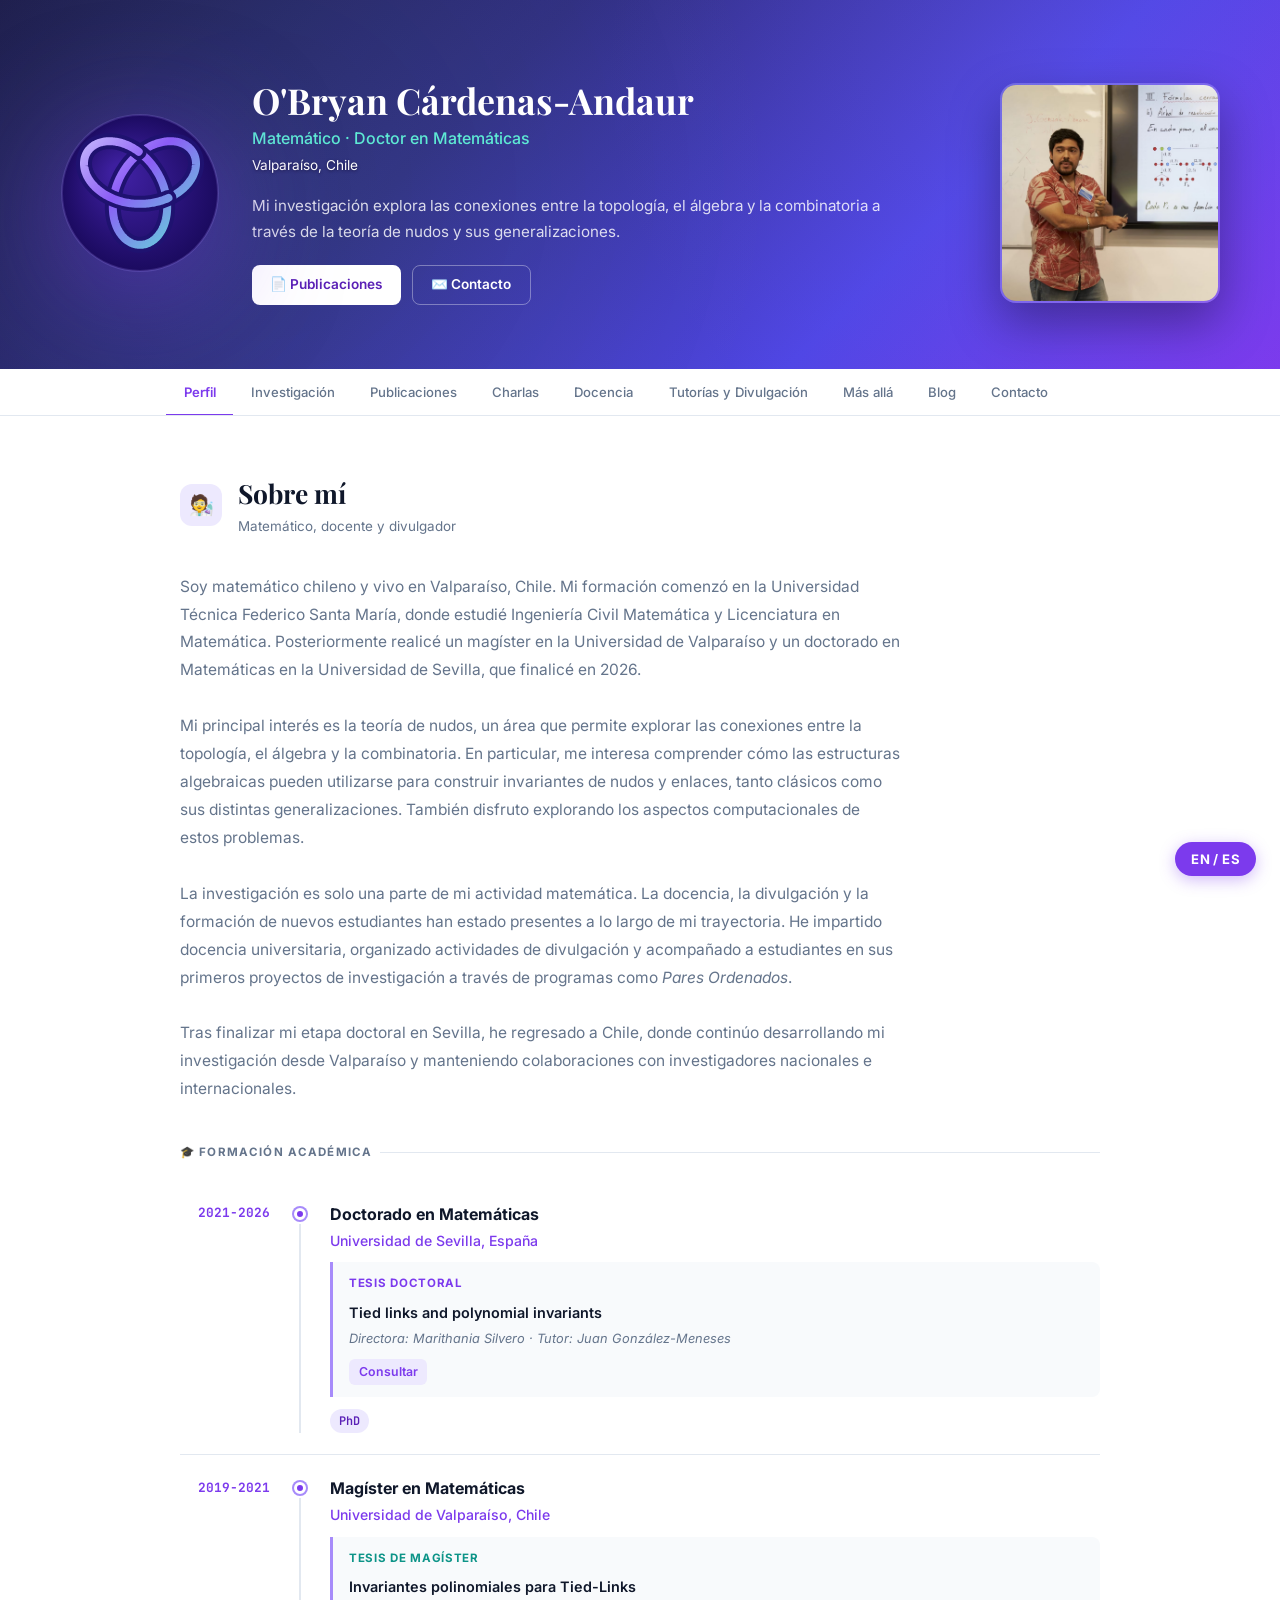
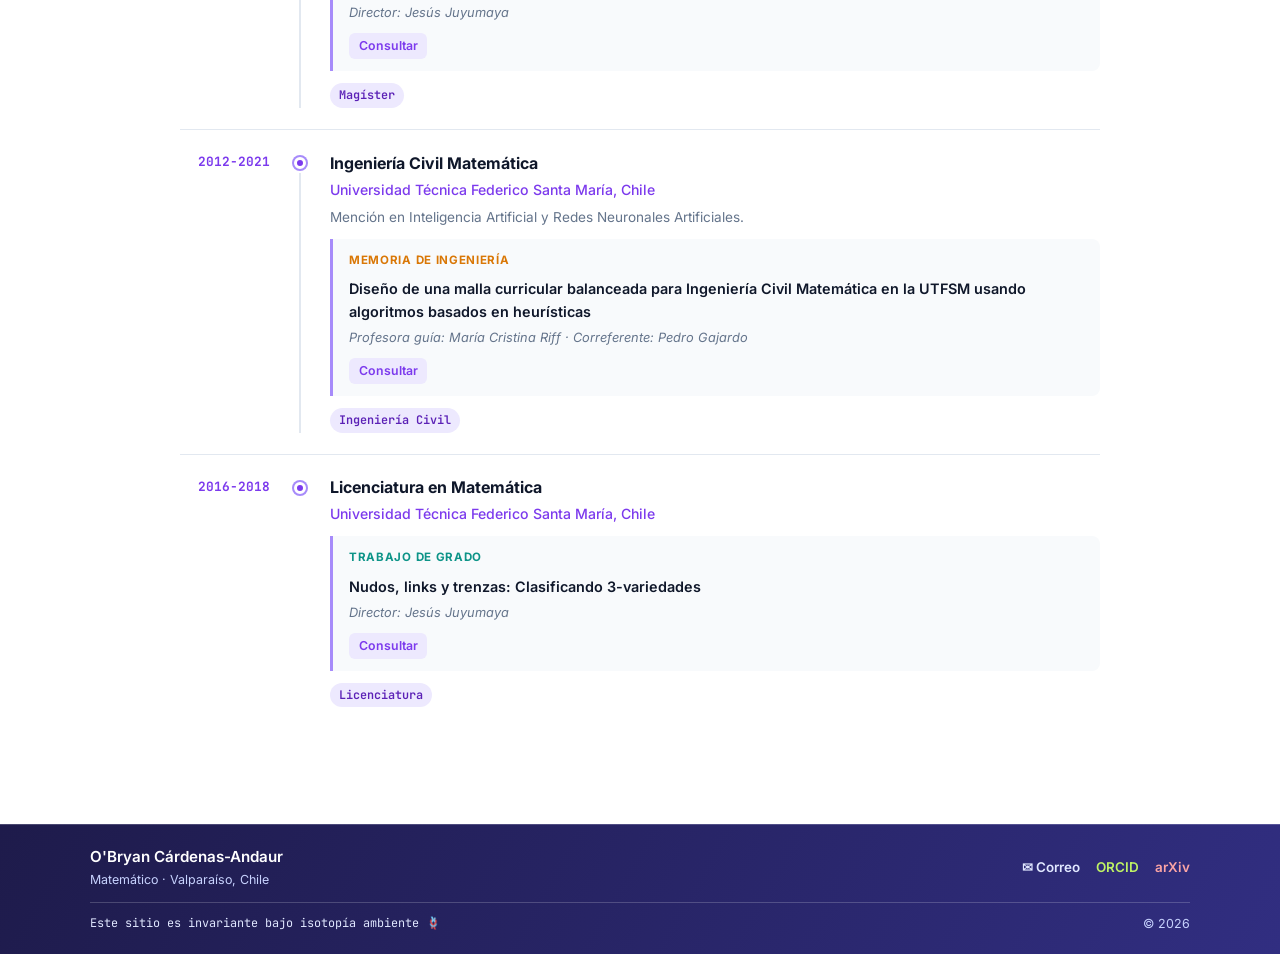
<file: index.html>
<!DOCTYPE html>
<html lang="es">
<head>
  <meta charset="UTF-8" />
  <meta name="viewport" content="width=device-width, initial-scale=1.0" />
  <title>O'Bryan Cárdenas-Andaur — Matemático | Teoría de nudos</title>
  <meta name="description" content="O'Bryan Cárdenas-Andaur — Doctor en Matemáticas por la Universidad de Sevilla. Investigación en teoría de nudos, invariantes polinomiales y topología de baja dimensión; docencia y divulgación en Chile." />
    <meta name="author" content="O'Bryan Cárdenas-Andaur" />
  <meta name="robots" content="index, follow" />
  <link rel="canonical" href="https://ocardenasandaur.github.io/" />
  <meta property="og:title" content="O'Bryan Cárdenas-Andaur — Matemático | Teoría de nudos" />
  <meta property="og:description" content="Doctor en Matemáticas (Sevilla, 2026). Investigación en teoría de nudos, tied links e invariantes polinomiales." />
  <meta property="og:url" content="https://ocardenasandaur.github.io/" />
  <meta property="og:type" content="website" />
  <meta property="og:image" content="https://ocardenasandaur.github.io/profile.jpg" />
  <meta name="twitter:image" content="https://ocardenasandaur.github.io/profile.jpg" />
  <meta property="og:locale" content="es_CL" />
  <meta name="twitter:card" content="summary" />
  <meta name="twitter:title" content="O'Bryan Cárdenas-Andaur — Matemático | Teoría de nudos" />
  <meta name="twitter:description" content="Doctor en Matemáticas (Sevilla, 2026). Investigación en teoría de nudos, tied links e invariantes polinomiales." />
  <script type="application/ld+json">{"@context": "https://schema.org", "@type": "ProfilePage", "url": "https://ocardenasandaur.github.io/", "mainEntity": {"@type": "Person", "@id": "https://ocardenasandaur.github.io/#person", "name": "O'Bryan Cárdenas-Andaur", "alternateName": ["O’Bryan Cárdenas Andaur", "Obryan Cardenas Andaur"], "url": "https://ocardenasandaur.github.io/", "image": "https://ocardenasandaur.github.io/profile.jpg", "jobTitle": "Matemático", "alumniOf": [{"@type": "CollegeOrUniversity", "name": "Universidad de Sevilla"}, {"@type": "CollegeOrUniversity", "name": "Universidad de Valparaíso"}, {"@type": "CollegeOrUniversity", "name": "Universidad Técnica Federico Santa María"}], "knowsAbout": ["Teoría de nudos", "Tied links", "Invariantes polinomiales", "Topología de baja dimensión"], "sameAs": ["https://orcid.org/0009-0001-1728-0382"]}}</script>
  <link rel="preconnect" href="https://fonts.googleapis.com" />
  <link rel="preconnect" href="https://fonts.gstatic.com" crossorigin />
  <link href="https://fonts.googleapis.com/css2?family=Inter:wght@300;400;500;600;700&family=Playfair+Display:ital,wght@0,700;1,500&family=JetBrains+Mono:wght@400;600&display=swap" rel="stylesheet" />
  <style>
    :root {
      --violet: #7c3aed; --violet-light: #a78bfa; --violet-dark: #5b21b6;
      --teal: #0d9488;   --teal-light: #5eead4;
      --amber: #d97706;  --amber-light: #fcd34d;
      --rose: #e11d48;   --rose-light: #fda4af;
      --indigo: #4f46e5;
      --slate: #0f172a;  --slate-mid: #334155;  --slate-soft: #64748b;
      --bg: #f8fafc;     --white: #ffffff;      --border: #e2e8f0;
    }
    *, *::before, *::after { box-sizing: border-box; margin: 0; padding: 0; }
    html { scroll-behavior: smooth; }
    body { font-family: 'Inter', sans-serif; background: var(--bg); color: var(--slate); line-height: 1.6; }
    #hero {
      position: relative; overflow: hidden;
      background: linear-gradient(135deg, #1e1b4b 0%, #312e81 35%, #4f46e5 70%, #7c3aed 100%);
      color: white; padding: 5rem 2rem 4rem;
    }
    #hero::before {
      content: ''; position: absolute; inset: 0;
      background-image:
        radial-gradient(circle at 20% 50%, rgba(94,234,212,0.06) 0%, transparent 50%),
        radial-gradient(circle at 80% 20%, rgba(167,139,250,0.08) 0%, transparent 40%);
    }
    .hero-inner { max-width: 1160px; margin: 0 auto; display: flex; gap: clamp(1rem, 2.5vw, 2.5rem); align-items: center; position: relative; }
    #trefoil-main { border-radius: 50%; filter: drop-shadow(0 20px 60px rgba(124,58,237,0.5)); flex-shrink: 0; }
    .hero-text h1 { font-family: 'Playfair Display', serif; font-size: clamp(1.65rem, 3vw, 2.5rem); font-weight: 700; line-height: 1.15; margin-bottom: 0.3rem; }
    #hero-role { font-size: 1rem; color: var(--teal-light); font-weight: 500; margin-bottom: 0.2rem; }
    #hero-inst { font-size: 0.85rem; color: #fff; margin-bottom: 1rem; }
    #hero-summary { font-size: 0.95rem; color: rgba(255,255,255,0.82); max-width: 660px; line-height: 1.75; margin-bottom: 1.2rem; }
    .hero-text { flex: 1; }
    #hero-name { overflow-wrap: normal; }
    #trefoil-main { width: clamp(100px, 13vw, 160px); height: auto; }
    @media (min-width: 900px) { #hero-name { white-space: nowrap; font-size: clamp(1.65rem, 2.8vw, 2.5rem); } }
    .badge { background: rgba(255,255,255,0.11); border: 1px solid rgba(255,255,255,0.2); color: white; padding: 0.2rem 0.7rem; border-radius: 999px; font-size: 0.75rem; font-weight: 500; font-family: 'JetBrains Mono', monospace; }
    .hero-links { display: flex; gap: 0.7rem; flex-wrap: wrap; }
    .btn { display: inline-flex; align-items: center; gap: 0.4rem; padding: 0.52rem 1.15rem; border-radius: 8px; font-size: 0.85rem; font-weight: 600; text-decoration: none; transition: all 0.2s; cursor: pointer; }
    .btn-white { background: white; color: var(--violet-dark); }
    .btn-white:hover { background: #f1f5f9; transform: translateY(-1px); }
    .btn-outline-white { background: transparent; color: white; border: 1.5px solid rgba(255,255,255,0.35); }
    .btn-outline-white:hover { background: rgba(255,255,255,0.1); }
    .tab-bar-wrap { position: sticky; top: 0; z-index: 100; background: rgba(255,255,255,0.93); backdrop-filter: blur(14px); border-bottom: 1px solid var(--border); }
    .tab-bar { max-width: 980px; margin: 0 auto; display: flex; align-items: center; overflow-x: auto; scrollbar-width: none; padding: 0 1rem; }
    .tab-bar::-webkit-scrollbar { display: none; }
    .tab-btn { padding: 0.9rem 1.1rem; border: none; background: none; cursor: pointer; font-family: 'Inter', sans-serif; font-size: 0.82rem; font-weight: 500; color: var(--slate-soft); white-space: nowrap; position: relative; transition: color 0.2s; border-bottom: 2.5px solid transparent; margin-bottom: -1px; }
    .tab-btn:hover { color: var(--slate); }
    .tab-btn.active { color: var(--violet); border-bottom-color: var(--violet); font-weight: 600; }
    .tab-panel { display: none; }
    .tab-panel.active { display: block; }
    .sec { padding: 3.5rem 2rem; }
    .sec-inner { max-width: 920px; margin: 0 auto; }
    .sec-header { display: flex; align-items: center; gap: 1rem; margin-bottom: 2.2rem; }
    .sec-icon { width: 42px; height: 42px; border-radius: 12px; display: flex; align-items: center; justify-content: center; font-size: 1.25rem; flex-shrink: 0; }
    .sec-header h2 { font-family: 'Playfair Display', serif; font-size: 1.65rem; font-weight: 700; color: var(--slate); }
    .sec-header p { font-size: 0.84rem; color: var(--slate-soft); margin-top: 0.1rem; }
    .ic-violet { background: #ede9fe; } .ic-teal { background: #ccfbf1; }
    .ic-amber { background: #fef3c7; } .ic-rose  { background: #ffe4e6; }
    .ic-indigo{ background: #e0e7ff; } .ic-green { background: #dcfce7; }
    .ic-star  { background: #fef9c3; } .ic-white { background: rgba(255,255,255,0.1); }
    .subsec-title { font-size: 0.72rem; font-weight: 700; text-transform: uppercase; letter-spacing: 0.1em; color: var(--slate-soft); margin-bottom: 1.2rem; display: flex; align-items: center; gap: 0.5rem; }
    .subsec-title::after { content: ''; flex: 1; height: 1px; background: var(--border); }
    #tab-perfil { background: white; }
    #about-text { font-size: 0.97rem; color: var(--slate-soft); line-height: 1.8; max-width: 720px; margin-bottom: 2.5rem; }
    .formation-grid { display: flex; flex-direction: column; }
    .formation-item { display: flex; gap: 1.5rem; padding: 1.3rem 0; border-bottom: 1px solid var(--border); }
    .formation-item:last-child { border-bottom: none; }
    .fi-year { flex-shrink: 0; width: 90px; padding-top: 0.1rem; font-size: 0.8rem; font-weight: 700; font-family: 'JetBrains Mono', monospace; color: var(--violet); text-align: right; }
    .fi-dot { flex-shrink: 0; display: flex; flex-direction: column; align-items: center; padding-top: 0.4rem; }
    .fi-dot-circle { width: 12px; height: 12px; border-radius: 50%; background: var(--violet); border: 3px solid white; box-shadow: 0 0 0 2px var(--violet-light); flex-shrink: 0; }
    .fi-dot-line { width: 2px; flex: 1; background: var(--border); margin-top: 4px; }
    .formation-item:last-child .fi-dot-line { display: none; }
    .fi-body { flex: 1; }
    .fi-work { margin: .65rem 0 .35rem; padding: .75rem 1rem; border-left: 3px solid var(--violet-light); background: var(--bg); border-radius: 0 8px 8px 0; }
    .fi-work-title { font-size: .9rem; font-weight: 600; margin-bottom: .3rem; }
    .fi-degree { font-size: 1rem; font-weight: 700; color: var(--slate); margin-bottom: 0.15rem; }
    .fi-univ { font-size: 0.88rem; color: var(--violet); font-weight: 500; margin-bottom: 0.3rem; }
    .fi-desc { font-size: 0.85rem; color: var(--slate-soft); line-height: 1.65; }
    .fi-tag { display: inline-block; margin-top: 0.4rem; font-size: 0.74rem; font-weight: 600; padding: 0.18rem 0.55rem; border-radius: 999px; background: #ede9fe; color: var(--violet-dark); font-family: 'JetBrains Mono', monospace; }
    .thesis-grid { display: grid; grid-template-columns: repeat(auto-fill, minmax(260px, 1fr)); gap: 1rem; }
    .thesis-card { border: 1.5px solid var(--border); border-radius: 14px; padding: 1.4rem; position: relative; overflow: hidden; transition: all 0.2s; }
    .thesis-card:hover { border-color: var(--violet-light); transform: translateY(-2px); box-shadow: 0 10px 30px rgba(124,58,237,0.08); }
    .thesis-card::before { content: ''; position: absolute; top: 0; left: 0; right: 0; height: 3px; }
    .thesis-card:nth-child(1)::before { background: linear-gradient(90deg,#7c3aed,#a78bfa); }
    .thesis-card:nth-child(2)::before { background: linear-gradient(90deg,#0d9488,#5eead4); }
    .thesis-card:nth-child(3)::before { background: linear-gradient(90deg,#d97706,#fcd34d); }
    .thesis-type { font-size: 0.72rem; font-weight: 700; text-transform: uppercase; letter-spacing: 0.06em; margin-bottom: 0.5rem; }
    .tt-doc { color: var(--violet); } .tt-lic { color: var(--teal); } .tt-ing { color: var(--amber); }
    .thesis-card h3 { font-size: 0.92rem; font-weight: 700; color: var(--slate); margin-bottom: 0.4rem; line-height: 1.4; }
    .tc-univ { font-size: 0.82rem; color: var(--slate-soft); margin-bottom: 0.25rem; }
    .tc-adv  { font-size: 0.8rem; color: var(--slate-soft); font-style: italic; }
    .tc-year { font-size: 0.75rem; font-weight: 700; color: var(--slate-soft); font-family: 'JetBrains Mono', monospace; margin-top: 0.6rem; }
    #tab-investigacion { background: #f8fafc; }
    .research-grid { display: grid; grid-template-columns: repeat(auto-fill, minmax(260px,1fr)); gap: 1.2rem; }
    .research-card { background: white; border: 1.5px solid var(--border); border-radius: 16px; padding: 1.5rem; transition: all 0.25s; position: relative; overflow: hidden; }
    .research-card::before { content: ''; position: absolute; top: 0; left: 0; right: 0; height: 4px; }
    .research-card:nth-child(1)::before { background: linear-gradient(90deg,#7c3aed,#a78bfa); }
    .research-card:nth-child(2)::before { background: linear-gradient(90deg,#0d9488,#5eead4); }
    .research-card:nth-child(3)::before { background: linear-gradient(90deg,#d97706,#fcd34d); }
    .research-card:nth-child(4)::before { background: linear-gradient(90deg,#e11d48,#fda4af); }
    .research-card:hover { border-color: var(--violet-light); transform: translateY(-3px); box-shadow: 0 12px 36px rgba(124,58,237,0.1); }
    .research-card h3 { font-size: 1rem; font-weight: 700; margin-bottom: 0.5rem; }
    .research-card p { font-size: 0.875rem; color: var(--slate-soft); line-height: 1.65; }
    .rc-tag { display: inline-block; margin-top: 0.75rem; font-size: 0.74rem; font-weight: 600; padding: 0.2rem 0.6rem; border-radius: 999px; font-family: 'JetBrains Mono', monospace; }
    .tag-violet { background: #ede9fe; color: var(--violet-dark); }
    .tag-teal   { background: #ccfbf1; color: #0f766e; }
    .tag-amber  { background: #fef3c7; color: #92400e; }
    .tag-rose   { background: #ffe4e6; color: #9f1239; }
    #tab-publicaciones { background: white; }
    .pub-list { display: flex; flex-direction: column; gap: 1rem; }
    .pub-item { background: #f8fafc; border: 1.5px solid var(--border); border-radius: 14px; padding: 1.4rem 1.6rem; display: flex; gap: 1.2rem; align-items: flex-start; transition: all 0.2s; }
    .pub-item:hover { border-color: var(--teal-light); box-shadow: 0 8px 24px rgba(13,148,136,0.08); }
    .pub-year { flex-shrink: 0; min-width: 60px; text-align: center; font-size: 0.78rem; font-weight: 700; color: #0f766e; background: #ccfbf1; padding: 0.3rem 0.4rem; border-radius: 8px; margin-top: 0.1rem; }
    .pub-year.wip { background: #fef3c7; color: #92400e; }
    .pub-year.acc { background: #f0fdf4; color: #15803d; }
    .pub-content h3 { font-size: 0.95rem; font-weight: 600; margin-bottom: 0.3rem; }
    .pub-content .authors { font-size: 0.84rem; color: var(--slate-soft); margin-bottom: 0.25rem; }
    .pub-content .journal { font-size: 0.82rem; color: #0f766e; font-style: italic; font-weight: 500; }
    .pub-actions { margin-top: 0.6rem; display: flex; gap: 0.5rem; flex-wrap: wrap; }
    .pub-link { font-size: 0.77rem; font-weight: 600; text-decoration: none; padding: 0.2rem 0.6rem; border-radius: 6px; transition: opacity 0.2s; }
    .pub-link.doi   { background: #ede9fe; color: var(--violet); }
    .pub-link.arxiv { background: #f0fdf4; color: #15803d; }
    .pub-link:hover { opacity: 0.75; }
    #tab-charlas { background: #f8fafc; }
    .talks-timeline { position: relative; padding-left: 2rem; }
    .talks-timeline::before { content: ''; position: absolute; left: 7px; top: 0; bottom: 0; width: 2px; background: linear-gradient(to bottom,var(--amber),var(--amber-light),transparent); }
    .talk-item { position: relative; margin-bottom: 1.75rem; }
    .talk-item::before { content: ''; position: absolute; left: -1.75rem; top: 0.35rem; width: 12px; height: 12px; border-radius: 50%; background: var(--amber); border: 3px solid #f8fafc; box-shadow: 0 0 0 2px var(--amber-light); }
    .talk-meta { font-size: 0.77rem; font-weight: 600; color: #92400e; text-transform: uppercase; letter-spacing: 0.05em; margin-bottom: 0.2rem; }
    .talk-item h3 { font-size: 0.95rem; font-weight: 700; margin-bottom: 0.2rem; }
    .talk-item p  { font-size: 0.875rem; color: var(--slate-soft); }
    .talk-type { display: inline-block; font-size: 0.72rem; font-weight: 600; padding: 0.14rem 0.5rem; border-radius: 999px; margin-left: 0.4rem; vertical-align: middle; }
    .tt-poster  { background: #ede9fe; color: var(--violet-dark); }
    .tt-invited { background: #ccfbf1; color: #0f766e; }
    .tt-oral    { background: #fef3c7; color: #92400e; }
    .tt-mini    { background: #ffe4e6; color: #9f1239; }
    #tab-docencia { background: white; }
    .doc-block { margin-bottom: 2.5rem; }
    .doc-block-title { font-size: 0.72rem; font-weight: 700; text-transform: uppercase; letter-spacing: 0.1em; margin-bottom: 1.1rem; display: flex; align-items: center; gap: 0.6rem; }
    .doc-block-title::after { content: ''; flex: 1; height: 1px; background: var(--border); }
    .dbt-profesor { color: var(--rose); } .dbt-ayudante { color: var(--violet); } .dbt-mini { color: #0f766e; }
    .courses-grid { display: grid; grid-template-columns: repeat(auto-fill, minmax(230px,1fr)); gap: 0.9rem; }
    .course-card { background: #f8fafc; border: 1.5px solid var(--border); border-radius: 13px; padding: 1.3rem; transition: all 0.2s; }
    .course-card.profesor:hover  { border-color: var(--rose-light); box-shadow: 0 6px 20px rgba(225,29,72,0.07); }
    .course-card.ayudante:hover  { border-color: var(--violet-light); box-shadow: 0 6px 20px rgba(124,58,237,0.07); }
    .course-card.minicurso:hover { border-color: var(--teal-light); box-shadow: 0 6px 20px rgba(13,148,136,0.07); }
    .course-card h3 { font-size: 0.9rem; font-weight: 700; margin-bottom: 0.35rem; }
    .course-card p  { font-size: 0.82rem; color: var(--slate-soft); line-height: 1.55; }
    .course-univ { font-size: 0.75rem; font-weight: 600; color: var(--slate-soft); margin-top: 0.4rem; }
    #tab-tutorias-div { background: #f8fafc; }
    .po-intro { font-size: 0.95rem; color: var(--slate-soft); line-height: 1.75; margin-bottom: 2rem; max-width: 680px; }
    .students-grid { display: grid; grid-template-columns: repeat(auto-fill, minmax(260px,1fr)); gap: 1rem; margin-bottom: 3rem; }
    .student-card { background: white; border: 1.5px solid var(--border); border-radius: 14px; padding: 1.3rem; transition: all 0.2s; }
    .student-card:hover { border-color: #818cf8; box-shadow: 0 8px 24px rgba(99,102,241,0.08); }
    .student-year { font-size: 0.74rem; font-weight: 700; color: #4f46e5; letter-spacing: 0.05em; margin-bottom: 0.35rem; }
    .student-card h3 { font-size: 0.9rem; font-weight: 700; margin-bottom: 0.15rem; }
    .student-univ  { font-size: 0.8rem; color: var(--slate-soft); margin-bottom: 0.4rem; }
    .student-topic { font-size: 0.82rem; color: var(--slate-mid); line-height: 1.5; font-style: italic; }
    .student-award { display: inline-flex; align-items: center; gap: 0.3rem; font-size: 0.74rem; font-weight: 600; color: #92400e; margin-top: 0.4rem; }
    .div-grid { display: grid; grid-template-columns: repeat(auto-fill, minmax(250px,1fr)); gap: 1.1rem; }
    .div-card { background: white; border: 1.5px solid var(--border); border-radius: 15px; padding: 1.4rem; transition: all 0.2s; }
    .div-card:hover { transform: translateY(-2px); box-shadow: 0 10px 28px rgba(0,0,0,0.07); }
    .div-emoji { font-size: 1.8rem; margin-bottom: 0.65rem; }
    .div-card h3 { font-size: 0.92rem; font-weight: 700; margin-bottom: 0.35rem; }
    .div-card p  { font-size: 0.84rem; color: var(--slate-soft); line-height: 1.65; }
    .div-year { font-size: 0.74rem; font-weight: 600; color: #166534; margin-top: 0.55rem; font-family: 'JetBrains Mono', monospace; }
    #tab-mas-alla { background: linear-gradient(135deg,#1e1b4b 0%,#312e81 60%,#1e3a5f 100%); color: white; }
    #tab-mas-alla .sec-header h2 { color: white; }
    #tab-mas-alla .sec-header p  { color: #e0e7ff; }
    .mas-layout { display: grid; grid-template-columns: 1fr 1.6fr; gap: 2.5rem; align-items: start; }
    .intereses-list { display: flex; flex-direction: column; gap: 0.75rem; }
    .ii-item { display: flex; align-items: flex-start; gap: 0.75rem; }
    .ii-icon { width: 38px; height: 38px; border-radius: 10px; background: rgba(255,255,255,0.08); display: flex; align-items: center; justify-content: center; font-size: 1.1rem; flex-shrink: 0; }
    .ii-text { font-size: 0.88rem; color: rgba(255,255,255,0.75); padding-top: 0.1rem; }
    .ii-text strong { display: block; color: white; font-size: 0.88rem; margin-bottom: 0.1rem; }
    .photo-grid { display: grid; grid-template-columns: repeat(3,1fr); gap: 0.65rem; }
    .photo-card { aspect-ratio: 1; border-radius: 13px; overflow: hidden; position: relative; border: 1.5px solid rgba(255,255,255,0.1); display: flex; align-items: center; justify-content: center; }
    .ph-bg { position: absolute; inset: 0; }
    .ph-content { position: relative; z-index: 1; text-align: center; padding: 0.4rem; }
    .ph-emoji { font-size: 1.7rem; display: block; margin-bottom: 0.25rem; }
    .ph-label { font-size: 0.69rem; font-weight: 600; color: white; line-height: 1.3; }
    .ph-bg-1{background:linear-gradient(135deg,#7c3aed,#5b21b6)} .ph-bg-2{background:linear-gradient(135deg,#0d9488,#0f766e)}
    .ph-bg-3{background:linear-gradient(135deg,#d97706,#b45309)} .ph-bg-4{background:linear-gradient(135deg,#e11d48,#9f1239)}
    .ph-bg-5{background:linear-gradient(135deg,#2563eb,#1d4ed8)} .ph-bg-6{background:linear-gradient(135deg,#059669,#047857)}
    .photo-note { font-size: 0.74rem; color: #c7d2fe; margin-top: 0.65rem; text-align: center; font-style: italic; }
    #tab-contacto { background: linear-gradient(135deg,#0f172a,#1e1b4b); color: white; }
    #tab-contacto .sec-header h2 { color: white; }
    #tab-contacto .sec-header p  { color: #c7d2fe; }
    .contact-grid { display: grid; grid-template-columns: 1fr 1fr; gap: 2rem; align-items: start; }
    .contact-info p { color: rgba(255,255,255,0.72); font-size: 0.95rem; line-height: 1.8; margin-bottom: 1.4rem; }
    .contact-links { display: flex; flex-direction: column; gap: 0.7rem; }
    .contact-link { display: flex; align-items: center; gap: 0.75rem; text-decoration: none; color: rgba(255,255,255,0.78); font-size: 0.88rem; transition: color 0.2s; }
    .contact-link:hover { color: var(--teal-light); }
    .cicon { width: 34px; height: 34px; border-radius: 9px; background: rgba(255,255,255,0.08); display: flex; align-items: center; justify-content: center; font-size: 0.95rem; flex-shrink: 0; }
    .cv-box { background: rgba(255,255,255,0.05); border: 1.5px solid rgba(255,255,255,0.11); border-radius: 18px; padding: 2rem; text-align: center; }
    .cv-box .cv-icon { font-size: 2.8rem; margin-bottom: 0.9rem; }
    .cv-box h3 { font-size: 1.05rem; font-weight: 700; margin-bottom: 1.2rem; color: white; }
    .cv-box p  { font-size: 0.85rem; color: #c7d2fe; margin-bottom: 1.4rem; }
    .btn-teal { background: linear-gradient(135deg,var(--teal),#0f766e); color: white; border: none; padding: 0.65rem 1.4rem; border-radius: 9px; font-size: 0.88rem; font-weight: 600; cursor: pointer; text-decoration: none; transition: all 0.2s; display: inline-block; }
    .btn-teal:hover { transform: translateY(-2px); box-shadow: 0 8px 20px rgba(13,148,136,0.3); }
    .contact-intro p { color: #e0e7ff; font-size: .95rem; line-height: 1.75; margin: 0 0 .8rem; }
    .contact-reasons { display:grid; grid-template-columns:repeat(2,minmax(0,1fr)); gap:.6rem; margin: 1.2rem 0 1.5rem; }
    .contact-reason { display:flex; align-items:center; gap:.65rem; padding:.65rem .8rem; border:1px solid #ffffff25; background:#ffffff0c; border-radius:10px; min-width:0; }
    .contact-reason-icon { font-size:1.25rem; flex-shrink:0; }
    .contact-reason strong { display:block; color:#fff; font-size:.86rem; }
    .contact-reason small { display:block; color:#c7d2fe; font-size:.77rem; line-height:1.4; }
    #tab-contacto .sec-header p { color:#c7d2fe; }
    .contact-link { color:#e0e7ff; overflow-wrap:anywhere; }
    footer { background:linear-gradient(120deg,#1e1b4b,#312e81); border-top:1px solid #ffffff30; padding:1.25rem 2rem; text-align:left; color:#fff; }
    .footer-inner { max-width:1100px; margin:auto; }
    .footer-top,.footer-bottom { display:flex; justify-content:space-between; align-items:center; gap:.75rem 1.5rem; flex-wrap:wrap; }
    .footer-name { color:#fff; font-size:.95rem; font-weight:600; }
    .footer-text { font-size:.78rem; color:#c7d2fe; }
    .footer-links { display:flex; gap:1rem; align-items:center; flex-wrap:wrap; }
    .footer-links a { color:#e0e7ff; font-size:.84rem; font-weight:600; text-decoration:none; }
    .footer-links a.orcid { color:#bef264; }
    .footer-links a.arxiv { color:#fca5a5; }
    .footer-links a:hover,.footer-links a:focus-visible { text-decoration:underline; }
    .footer-bottom { border-top:1px solid #ffffff30; margin-top:.8rem; padding-top:.65rem; }
    .footer-motto { font-family:'JetBrains Mono',monospace; font-size:.74rem; color:#e0e7ff; }
    @media(max-width:540px) { .contact-reasons {grid-template-columns:1fr;} footer {padding:1.2rem 1rem;} .footer-top,.footer-bottom {flex-direction:column;align-items:center;text-align:center;} }
    .author-link,.collab-link,.event-link { color:var(--violet-dark); text-decoration:underline; text-underline-offset:3px; }
    .collab-grid,.interest-grid {display:grid;grid-template-columns:repeat(auto-fit,minmax(240px,1fr));gap:1rem;}
    .collab-card {border:1px solid var(--border);border-radius:12px;padding:1rem;background:var(--bg);}
    .collab-card p,.empty-note {font-size:.83rem;color:var(--slate-soft);}
    .upcoming-block {margin-bottom:2.5rem;}
    .event-status {display:inline-block;color:#0f766e;font-weight:600;font-size:.78rem;margin-top:.3rem;}
    a.course-card {display:block;text-decoration:none;color:inherit;}
    .materials-label {display:block;margin-top:.7rem;font-size:.8rem;color:var(--violet-dark);font-weight:600;}
    .materials-pending {color:var(--slate-soft);font-weight:400;}
    .interest-card {border:1px solid #ffffff25;border-radius:15px;padding:1.2rem;background:#ffffff0b;}
    .interest-card h3 {font-size:1.05rem;margin-bottom:.5rem;}
    .interest-card p {color:#e0e7ff;font-size:.88rem;}
    .interest-photos {display:grid;grid-template-columns:repeat(2,minmax(0,1fr));gap:.6rem;margin-top:1rem;}
    .interest-photos figure {min-width:0;}
    .interest-photos img {width:100%;aspect-ratio:4/3;object-fit:cover;border-radius:9px;display:block;}
    .interest-photos figcaption {font-size:.72rem;color:#e0e7ff;margin-top:.25rem;}
    .photo-placeholder {margin-top:1rem;min-height:110px;display:grid;place-items:center;border:1px dashed #ffffff40;border-radius:10px;color:#c7d2fe;font-size:.8rem;text-align:center;padding:1rem;}
    .blog-card {border:1px solid var(--border);background:white;border-radius:14px;padding:1.4rem;margin-bottom:1rem;}
    .blog-card h3 {font-family:'Playfair Display',serif;font-size:1.25rem;margin:.4rem 0;}
    .blog-card p {margin:.7rem 0;color:var(--slate-mid);white-space:pre-wrap;}
    .blog-card summary {cursor:pointer;color:var(--violet-dark);font-weight:600;margin-top:1rem;}
    a:focus-visible,button:focus-visible,summary:focus-visible {outline:3px solid var(--teal);outline-offset:3px;}
    .talk-item.upcoming { background: linear-gradient(135deg, rgba(13,148,136,0.07) 0%, rgba(94,234,212,0.04) 100%); border: 1.5px solid rgba(13,148,136,0.3); border-radius: 12px; padding: 1rem 1rem 1rem 1.75rem; margin-bottom: 1.75rem; }
    .talk-item.upcoming::before { background: var(--teal); box-shadow: 0 0 0 2px var(--teal-light); border-color: white; }
    .talk-item.upcoming .talk-meta { color: var(--teal); }
    .research-category { margin-bottom: 2.5rem; }
    .research-cat-title { font-family: 'Playfair Display', serif; font-size: 1.15rem; font-weight: 700; color: var(--slate); margin-bottom: 1rem; padding-bottom: 0.4rem; border-bottom: 2px solid var(--border); display: flex; align-items: center; gap: 0.5rem; }
    .lang-toggle { position: fixed; bottom: 1.5rem; right: 1.5rem; z-index: 999; background: var(--violet); color: white; border: none; border-radius: 999px; padding: 0.55rem 1rem; font-size: 0.82rem; font-weight: 700; font-family: 'Inter', sans-serif; cursor: pointer; box-shadow: 0 4px 16px rgba(124,58,237,0.35); transition: all 0.2s; letter-spacing: 0.03em; }
    .lang-toggle:hover { background: var(--violet-dark); transform: translateY(-2px); box-shadow: 0 8px 20px rgba(124,58,237,0.4); }
    .hero-photo { width:clamp(130px,18vw,220px); aspect-ratio:1; height:auto; object-fit:cover; object-position:top center; border-radius:16px; border:2px solid rgba(255,255,255,0.18); box-shadow:0 20px 50px rgba(0,0,0,0.35); flex-shrink:0; }
    @media (max-width: 720px) {
      .hero-inner { flex-direction: column; text-align: center; }
      .hero-links { justify-content: center; }
      #hero-summary { margin: 0 auto 1.2rem; }
      .contact-grid, .mas-layout { grid-template-columns: 1fr; }
      .hero-text h1 { font-size: clamp(1.4rem, 6vw, 1.9rem); }
      #trefoil-main { width: 125px; }
      .hero-photo { width: 130px; height: 130px; }
    }
    [hidden] { display:none !important; }
    .hero-text,.pub-content,.fi-body {min-width:0;overflow-wrap:anywhere;}
    .tab-panel {overflow-wrap:anywhere;}
    #load-error {color:#9f1239;margin-bottom:1rem;}
    @media(max-width:720px){
      #hero {padding:2rem 1rem;}
      .hero-inner {gap:1.2rem;}
      .sec {padding:2rem 1rem;}
      .tab-bar {scrollbar-width:thin;}
      .tab-bar::-webkit-scrollbar {display:block;height:4px;}
      .formation-item {gap:.7rem;}
      .fi-year {width:70px;}
      .pub-item {padding:1rem;gap:.7rem;}
      .thesis-grid,.research-grid,.courses-grid,.students-grid,.div-grid,.collab-grid,.interest-grid {grid-template-columns:repeat(auto-fit,minmax(min(100%,240px),1fr));}
    }

    /* Research: scoped academic layout */
    #tab-investigacion .research-section {margin-bottom:2.5rem;}
    #tab-investigacion .research-heading {font-family:'Playfair Display',serif;font-size:1.25rem;line-height:1.35;border-bottom:1px solid var(--border);padding-bottom:.65rem;margin-bottom:1rem;}
    .research-intro {max-width:800px;color:var(--slate-mid);font-size:.95rem;line-height:1.8;}
    .research-intro p+p {margin-top:.75rem;}
    .research-keywords {display:flex;flex-wrap:wrap;gap:.45rem;margin-top:1.1rem;}
    .research-keywords span {font-size:.75rem;font-weight:600;color:var(--violet-dark);background:#ede9fe;border:1px solid #ddd6fe;border-radius:999px;padding:.22rem .7rem;}
    .research-lines {display:grid;gap:.85rem;}
    .research-line {display:grid;grid-template-columns:116px minmax(0,1fr);gap:1.2rem;align-items:center;background:white;border:1px solid var(--border);border-radius:14px;padding:1.2rem 1.4rem;}
    .research-diagram {background:#f8fafc;border-radius:10px;padding:.4rem;}
    .research-diagram svg {width:100%;display:block;}
    #tab-investigacion h4 {font-size:1rem;line-height:1.45;margin-bottom:.35rem;}
    .research-line p,.research-record p,.research-other p {font-size:.875rem;color:var(--slate-mid);line-height:1.7;}
    .research-related-list {margin-top:.65rem;display:flex;flex-direction:column;align-items:flex-start;gap:.2rem;font-size:.78rem;}
    .research-related-list span {color:var(--slate-soft);font-weight:600;}
    .research-related {color:var(--violet-dark);text-underline-offset:3px;}
    .research-other {display:grid;grid-template-columns:repeat(2,minmax(0,1fr));gap:0 1.5rem;}
    .research-other article {padding:.8rem 0;border-bottom:1px solid var(--border);}
    .research-status {display:inline-block;color:var(--slate-soft);font-size:.75rem;font-weight:600;margin-top:.3rem;}
    .research-record {display:grid;grid-template-columns:155px minmax(0,1fr);gap:1rem;padding:1rem 0;border-bottom:1px solid var(--border);}
    .research-record:last-child {border-bottom:0;}
    .research-period {font-size:.78rem;color:var(--violet-dark);font-weight:600;padding-top:.15rem;}
    .research-meta {font-size:.8rem;color:#0f766e;font-weight:600;margin-bottom:.4rem;}
    .research-record .research-leads {font-size:.78rem;color:var(--slate-soft);margin-top:.45rem;}
    @media(max-width:560px){.research-line{grid-template-columns:64px minmax(0,1fr);gap:.75rem;padding:1rem;align-items:start;}.research-other{grid-template-columns:1fr;}.research-record{grid-template-columns:1fr;gap:.25rem;}}
  
    #pub-list {gap:1.8rem;}
    .pub-group {display:grid;gap:.9rem;min-width:0;}
    .pub-group h3.pub-group-heading {font-family:'Playfair Display',serif;font-size:1.25rem;border-bottom:1px solid var(--border);padding-bottom:.55rem;}
    .pub-content {flex:1;min-width:0;overflow-wrap:anywhere;}
    .pub-extra {font-size:.85rem;color:var(--slate-mid);margin-top:.6rem;}
    .pub-extra summary {cursor:pointer;color:var(--violet-dark);font-weight:600;}
    .pub-extra p {margin-top:.5rem;}
    .pub-extra pre {white-space:pre-wrap;overflow-wrap:anywhere;background:#ede9fe;padding:.8rem;border-radius:8px;margin:.5rem 0;font-size:.75rem;}
    .pub-copy {font:inherit;border:1px solid var(--border);background:white;color:var(--violet-dark);padding:.25rem .6rem;border-radius:6px;cursor:pointer;}
    @media(max-width:480px){#pub-list .pub-item{flex-direction:column;}}

  
    /* Talks: year groups and compact academic cards */
    #tab-charlas [hidden] {display:none!important;}
    .talk-card-list {display:grid;gap: .8rem;}
    .talk-record {background:white;border:1px solid var(--border);border-radius:13px;padding:1.1rem 1.3rem;min-width:0;overflow-wrap:anywhere;}
    .talk-record h4 {font-size:.97rem;line-height:1.45;margin:.3rem 0;color:var(--slate);}
    .talk-record p {font-size:.86rem;color:var(--slate-soft);}
    .talk-record-meta {display:flex;align-items:center;justify-content:space-between;flex-wrap:wrap;gap:.4rem;color:var(--slate-soft);font-size:.77rem;}
    .talk-record .talk-type {margin:0;}
    .talk-record.upcoming-record {background:#f0fdfa;border-color:#99f6e4;display:grid;grid-template-columns:80px minmax(0,1fr);gap:1rem;}
    .talk-date-box {background:#ccfbf1;color:#115e59;border-radius:9px;padding:.7rem .3rem;text-align:center;align-self:start;font-family:'JetBrains Mono',monospace;font-size:.75rem;}
    .talk-date-box strong {display:block;font-size:1.2rem;line-height:1.3;}
    .talk-filters {display:grid;grid-template-columns:1fr 1fr;gap:1rem;margin-bottom:.7rem;}
    .talk-filters label {font-size:.8rem;color:var(--slate-mid);font-weight:600;min-width:0;}
    .talk-filters select {display:block;width:100%;margin-top:.3rem;padding:.6rem;border:1px solid var(--border);border-radius:8px;background:white;color:var(--slate);font:inherit;}
    .talk-count {font-size:.78rem;color:var(--slate-soft);margin-bottom:1rem;}
    .talk-year-group {margin-bottom:1.6rem;}
    .talk-year-heading {display:flex;align-items:center;gap:.8rem;font-family:'JetBrains Mono',monospace;font-size:1.2rem;color:#92400e;margin-bottom:.7rem;}
    .talk-year-heading::after {content:'';height:1px;background:var(--border);flex:1;}
    .talk-courses-block {margin-top:2.5rem;}
    .talk-resources {display:flex;flex-wrap:wrap;gap:.5rem;margin-top:.65rem;}
    .talk-resources a {font-size:.77rem;font-weight:600;color:var(--violet-dark);background:#ede9fe;padding:.25rem .6rem;border-radius:6px;text-decoration:none;}
    .tt-seminar {background:#ccfbf1;color:#115e59;} .tt-outreach {background:#e0e7ff;color:#3730a3;} .tt-invited-new {background:#dcfce7;color:#166534;}
    @media(max-width:480px){.talk-filters{grid-template-columns:1fr;gap:.5rem;}.talk-record{padding:.85rem;}.talk-record.upcoming-record{grid-template-columns:58px minmax(0,1fr);gap:.6rem;}.talk-date-box strong{font-size:.95rem;}}

    #teaching-philosophy .teaching-intro {color:var(--slate-soft);font-size:.97rem;line-height:1.8;max-width:760px;margin-bottom:1.3rem;}
    .teaching-principles {display:grid;grid-template-columns:repeat(2,minmax(0,1fr));gap:1rem;}
    .teaching-principle {border:1px solid var(--border);border-radius:13px;padding:1.15rem;background:#f8fafc;}
    .teaching-principle .principle-icon {font-size:1.4rem;display:block;margin-bottom:.35rem;}
    .teaching-principle h4 {font-size:.95rem;margin-bottom:.3rem;}
    .teaching-principle p {font-size:.85rem;color:var(--slate-soft);}
    .teaching-group {border:1px solid var(--border);border-radius:14px;padding:1.2rem;margin-bottom:1rem;min-width:0;}
    .teaching-group h3 {font-size:1rem;color:var(--slate);margin-bottom:.8rem;overflow-wrap:anywhere;}
    .teaching-group .courses-grid {grid-template-columns:repeat(auto-fit,minmax(min(100%,230px),1fr));}
    .teaching-group .course-card {min-width:0;overflow-wrap:anywhere;}
    @media(max-width:480px){.teaching-principles{grid-template-columns:1fr}.teaching-group{padding:.85rem}}

    #mentor-content .subsec-title{margin-top:2rem;margin-bottom:1rem} #mentor-content .po-intro{max-width:none;margin-bottom:1rem} .mentor-grid{grid-template-columns:repeat(2,minmax(0,1fr));gap:1rem} .mentor-area{font-size:.76rem;font-weight:600;color:#7c3aed;margin-top:.65rem}.mentor-area.graphs,.mentor-area.biology{color:#0f766e}.mentor-area.games{color:#b45309}.mentor-resources{display:flex;flex-wrap:wrap;gap:.45rem;margin-top:.6rem}.mentor-resources:empty{display:none}.mentor-resources a{font-size:.76rem;padding:.3rem .55rem;background:#ede9fe;color:#5b21b6;border-radius:6px;text-decoration:none}.mentor-stats{display:grid;grid-template-columns:repeat(3,minmax(0,1fr));gap:.8rem;margin:1rem 0}.mentor-stats div{background:white;border:1px solid var(--border);border-radius:12px;text-align:center;padding:.7rem .2rem}.mentor-stats strong{display:block;color:#7c3aed;font-size:1.45rem}.mentor-stats span{font-size:.75rem;color:var(--slate-soft)}.mentor-list{display:grid;gap:.8rem}.mentor-out{display:flex;gap:1rem;background:white;border:1px solid var(--border);border-radius:12px;padding:1rem;min-width:0}.mentor-out>div{flex:1;min-width:0}.mentor-out h3{font-size:.95rem;margin:.25rem 0;color:var(--slate)}.mentor-out p{font-size:.88rem;color:var(--slate-soft);line-height:1.6}.mentor-icon{width:36px;height:36px;flex:none;border-radius:8px;background:#ccfbf1;color:#0d9488;padding:7px}.mentor-icon svg{width:100%;height:100%}.mentor-timeline{display:grid;gap:.9rem;margin-top:1rem}.mentor-timeline strong,.mentor-timeline span{display:block;font-size:.8rem}.mentor-timeline span{color:var(--slate-soft)}.mentor-track{height:9px;background:#f1f5f9;border-radius:6px;position:relative;margin-top:.3rem}.mentor-track i{position:absolute;height:100%;border-radius:6px}.mentor-axis{display:flex;justify-content:space-between}.mentor-axis span{font-size:.68rem}@media(max-width:600px){.mentor-grid{grid-template-columns:1fr}.mentor-out{gap:.65rem;padding:.8rem}.mentor-stats span{font-size:.65rem}}
    #interest-list {display:block;scroll-margin-top:90px;}
    .album-privacy {display:flex;align-items:flex-start;gap:.75rem;margin-top:1.75rem;padding:1rem 1.1rem;border:1px solid #ffffff30;border-radius:12px;background:#ffffff0d;color:#e0e7ff;font-size:.88rem;line-height:1.65;}
    .album-privacy-icon {flex:none;color:#c4b5fd;font-size:1.15rem;}
    .album-privacy p {margin:0 0 .35rem;}
    .album-privacy a {color:#e0e7ff;text-decoration:underline;overflow-wrap:anywhere;}
    .beyond-intro,.album-description {max-width:850px;line-height:1.8;color:#e0e7ff;}
    .beyond-intro p,.album-description p {margin-bottom:.85rem;}
    .beyond-heading {font-size:1.12rem;margin:1.7rem 0 .8rem;color:#fff;}
    .album-grid {display:grid;gap:1rem;align-items:stretch;}
    .album-grid-three {grid-template-columns:repeat(3,minmax(0,1fr));}
    .album-grid-two {grid-template-columns:repeat(2,minmax(0,1fr));}
    .album-card {display:flex;flex-direction:column;text-align:left;overflow:hidden;border:1px solid #ffffff30;background:#ffffff0d;color:white;border-radius:16px;font:inherit;cursor:pointer;transition:transform .2s,border-color .2s;min-width:0;}
    .album-card:hover {transform:translateY(-3px);border-color:#c4b5fd;}
    .album-cover {position:relative;aspect-ratio:4/3;width:100%;background:linear-gradient(135deg,var(--album-accent),#1e1b4b);display:grid;place-items:center;overflow:hidden;}
    .album-grid-two .album-cover {aspect-ratio:16/9;}
    .album-cover img {position:absolute;inset:0;width:100%;height:100%;object-fit:cover;z-index:1;}
    .album-icon {font-size:3rem;}
    .album-card-body {padding:1rem 1.1rem;display:flex;flex-direction:column;gap:.5rem;flex:1;}
    .album-card-body h3 {font-size:1.05rem;color:white;line-height:1.35;}
    .album-card-body p {color:#dbeafe;font-size:.88rem;}
    .album-card-body>span {color:#c4b5fd;font-size:.82rem;font-weight:600;margin-top:auto;}
    .album-back {background:transparent;border:1px solid #ffffff45;border-radius:8px;color:#e0e7ff;padding:.45rem .85rem;font:inherit;font-size:.85rem;cursor:pointer;margin-bottom:1rem;}
    .album-detail {border:1px solid #ffffff25;border-radius:16px;background:#ffffff09;padding:clamp(1rem,3vw,2rem);}
    .album-detail>h3 {font-family:'Playfair Display',serif;font-size:clamp(1.35rem,3vw,2rem);color:white;}
    .album-tagline {color:#c4b5fd;font-style:italic;margin:.25rem 0 1.2rem;}
    .album-extra {margin:1.5rem 0;}
    .album-extra h4 {font-size:1.05rem;margin-bottom:.5rem;}
    .album-extra p {color:#e0e7ff;font-size:.9rem;margin-bottom:.8rem;}
    .album-artists {display:grid;grid-template-columns:repeat(3,minmax(0,1fr));gap:.65rem;}
    .artist-info {display:flex;flex-direction:column;gap:.35rem;min-width:0;}
    .artist-genres {font-size:.78rem;color:#c7d2fe;line-height:1.45;}
    @media(max-width:760px){.album-artists{grid-template-columns:repeat(2,minmax(0,1fr));}}
    .album-artists a {display:flex;flex-direction:column;align-items:flex-start;justify-content:flex-start;gap:.5rem;padding:.75rem 1rem;background:#ffffff10;border:1px solid #ffffff25;border-radius:10px;color:#fff;text-decoration:none;overflow-wrap:anywhere;}
    .album-artists a small {color:#fdba74;margin-top:auto;align-self:flex-start;}
    .album-artists a:hover {border-color:#fb923c;}
    .album-media-grid {display:grid;grid-template-columns:repeat(3,minmax(0,1fr));gap:.75rem;}
    .album-media-tile {position:relative;display:block;aspect-ratio:4/3;overflow:hidden;border:1px solid #ffffff20;border-radius:10px;background:#1e1b4b;color:white;cursor:pointer;padding:0;min-width:0;}
    .album-media-tile img,.album-media-tile video {display:block;width:100%;height:100%;object-fit:cover;pointer-events:none;}
    .album-video-badge {position:absolute;inset:0;display:grid;place-content:center;background:#0002;font-weight:600;text-shadow:0 1px 5px black;}
    .album-caption {position:absolute;bottom:0;left:0;right:0;background:#000b;padding:.4rem;font-size:.75rem;}
    .album-empty {color:#c7d2fe;font-size:.9rem;padding:1rem;border:1px dashed #ffffff35;border-radius:10px;}
    #album-lightbox {position:fixed;inset:0;margin:auto;width:min(96vw,1100px);max-height:95dvh;overflow:auto;border:1px solid #ffffff35;border-radius:14px;background:#14112c;color:#fff;padding:1rem;}
    #album-lightbox::backdrop {background:#080616e6;}
    .album-lightbox-bar {display:flex;align-items:center;justify-content:space-between;gap:.7rem;margin-bottom:.5rem;}
    .album-lightbox-bar button {border:1px solid #ffffff45;background:#ffffff12;color:white;border-radius:8px;font-size:1.2rem;min-width:44px;min-height:44px;cursor:pointer;}
    .album-lightbox-bar button:disabled {opacity:.3;cursor:default;}
    #album-lightbox-content {display:grid;place-items:center;min-height:100px;}
    #album-lightbox-content img,#album-lightbox-content video {max-width:100%;max-height:76dvh;object-fit:contain;}
    #album-lightbox-caption {text-align:center;color:#e0e7ff;font-size:.85rem;margin-top:.5rem;}
    .album-card:focus-visible,.album-back:focus-visible,.album-media-tile:focus-visible,.album-artists a:focus-visible,#album-lightbox button:focus-visible {outline:3px solid #5eead4;outline-offset:3px;}
    @media(max-width:700px){.album-grid-three,.album-grid-two{grid-template-columns:repeat(2,minmax(0,1fr));}.album-media-grid{grid-template-columns:repeat(2,minmax(0,1fr));}}
    @media(max-width:460px){.album-grid-three,.album-grid-two,.album-artists{grid-template-columns:1fr;}.album-cover,.album-grid-two .album-cover{aspect-ratio:16/9;}.album-card-body{padding:.9rem;}}
    @media(prefers-reduced-motion:reduce){.album-card{transition:none;}.album-card:hover{transform:none;}}


    /* High-contrast text and focus indicators */
    .tab-btn:focus-visible, a:focus-visible, button:focus-visible, select:focus-visible, input:focus-visible {outline:2px solid #7c3aed;outline-offset:3px;}
    #hero a:focus-visible,#tab-contacto a:focus-visible,#tab-mas-alla a:focus-visible,#tab-mas-alla button:focus-visible,footer a:focus-visible {outline-color:#e0e7ff;}
    #hero-inst {text-shadow:0 1px 3px #1e1b4b;}
    #tab-blog {background:var(--bg);}
  </style>
  <link rel="stylesheet" href="blog/blog.css" />
</head>
<body>
<div id="hero">
  <div class="hero-inner">
    <canvas id="trefoil-main" width="160" height="160"></canvas>
    <div class="hero-text">
      <h1 id="hero-name">O’Bryan Cárdenas‑Andaur</h1>
      <div id="hero-role">Matemático · Doctor en Matemáticas</div>
      <div id="hero-inst">Valparaíso, Chile</div>
      <p id="hero-summary">Mi investigación explora las conexiones entre la topología, el álgebra y la combinatoria a través de la teoría de nudos y sus generalizaciones.</p>
      <div class="hero-links">
        <a href="#" class="btn btn-white" onclick="switchTab('publicaciones');return false;">📄 Publicaciones</a>
        <a href="#" class="btn btn-outline-white" onclick="switchTab('contacto');return false;">✉️ Contacto</a>
      </div>
    </div>
    <img class="hero-photo" src="profile.jpg" alt="O'Bryan Cárdenas-Andaur">
  </div>
</div>
<div class="tab-bar-wrap">
  <div class="tab-bar">
    <button class="tab-btn active" data-tab="perfil" data-es="Perfil" data-en="Profile" onclick="switchTab('perfil')">Perfil</button>
    <button class="tab-btn" data-tab="investigacion" data-es="Investigación" data-en="Research" onclick="switchTab('investigacion')">Investigación</button>
    <button class="tab-btn" data-tab="publicaciones" data-es="Publicaciones" data-en="Publications" onclick="switchTab('publicaciones')">Publicaciones</button>
    <button class="tab-btn" data-tab="charlas" data-es="Charlas" data-en="Talks" onclick="switchTab('charlas')">Charlas</button>
    <button class="tab-btn" data-tab="docencia" data-es="Docencia" data-en="Teaching" onclick="switchTab('docencia')">Docencia</button>
    <button class="tab-btn" data-tab="tutorias-div" data-es="Tutorías y Divulgación" data-en="Mentoring &amp; Outreach" onclick="switchTab('tutorias-div')">Tutorías y Divulgación</button>
    <button class="tab-btn" data-tab="mas-alla" data-es="Más allá" data-en="Beyond Knots" onclick="switchTab('mas-alla')">Más allá</button>
    <button class="tab-btn" data-tab="blog" data-es="Blog" data-en="Blog" onclick="switchTab('blog')">Blog</button>
    <button class="tab-btn" data-tab="contacto" data-es="Contacto" data-en="Contact" onclick="switchTab('contacto')">Contacto</button>
  </div>
</div>
<div id="tab-perfil" class="tab-panel active sec" style="background:white;">
  <div class="sec-inner">
    <div class="sec-header"><div class="sec-icon ic-violet">🧑‍🔬</div><div><h2>Sobre mí</h2><p>Matemático, docente y divulgador</p></div></div>
    <p id="about-text">Matemático chileno, doctor en Matemáticas por la Universidad de Sevilla. Investigación en topología de baja dimensión.</p>
    <p id="load-error" hidden role="alert"></p><noscript>Activa JavaScript para consultar el contenido completo. Contacto: <a href="mailto:obryan.cardenas@uv.cl">obryan.cardenas@uv.cl</a>.</noscript>
    <div style="margin-bottom:2.5rem;">
      <div class="subsec-title">🎓 Formación académica</div>
      <div class="formation-grid" id="formation-list"></div>
    </div>
  </div>
</div>
<div id="tab-investigacion" class="tab-panel sec" style="background:#f8fafc;">
  <div class="sec-inner">
    <div class="sec-header"><div class="sec-icon ic-violet">🪢</div><div><h2>Investigación</h2><p>Líneas de investigación y proyectos</p></div></div>
    <section class="research-section" aria-labelledby="research-intro-heading"><h3 id="research-intro-heading" class="research-heading">Intereses de investigación</h3><div id="research-intro" class="research-intro"></div><div id="research-keywords" class="research-keywords"></div></section>
    <section class="research-section" aria-labelledby="research-lines-heading"><h3 id="research-lines-heading" class="research-heading">Principales líneas de investigación</h3><div id="research-lines" class="research-lines"></div></section>
    <section class="research-section" aria-labelledby="research-other-heading"><h3 id="research-other-heading" class="research-heading">Otros intereses de investigación</h3><div id="research-other" class="research-other"></div></section>
    <section class="research-section" aria-labelledby="research-projects-heading"><h3 id="research-projects-heading" class="research-heading">Proyectos de investigación</h3><div id="research-projects" class="research-records"></div></section>
    <section class="research-section" aria-labelledby="research-previous-heading"><h3 id="research-previous-heading" class="research-heading">Investigación interdisciplinaria previa</h3><div id="research-previous" class="research-records"></div></section>
  </div>
</div>
<div id="tab-publicaciones" class="tab-panel sec" style="background:white;">
  <div class="sec-inner">
    <div class="sec-header"><div class="sec-icon ic-teal">📚</div><div><h2>Publicaciones</h2><p>Artículos publicados, aceptados y en preparación</p></div></div>
    <div class="pub-list" id="pub-list"></div>
    <div id="coauthors-heading" class="subsec-title" style="margin-top:2.5rem">Colaboradores y coautores</div><div class="collab-grid" id="collab-list"></div>
  </div>
</div>
<div id="tab-charlas" class="tab-panel sec" style="background:#f8fafc;">
  <div class="sec-inner">
    <div class="sec-header"><div class="sec-icon ic-amber">🎤</div><div><h2>Charlas &amp; Conferencias</h2><p>Presentaciones seleccionadas</p></div></div>
    <section class="upcoming-block" id="upcoming-block"><h3 class="subsec-title">Próximas charlas</h3><div id="upcoming-list" class="talk-card-list"></div></section>
    <h3 class="subsec-title" id="talks-history-heading">Charlas y presentaciones</h3>
    <div class="talk-filters"><label><span id="talk-year-label">Año</span><select id="talk-year"></select></label><label><span id="talk-kind-label">Tipo de actividad</span><select id="talk-kind"></select></label></div>
    <p id="talk-count" class="talk-count" role="status"></p><div id="talks-list"></div>
    <section id="talk-courses-block" class="talk-courses-block"><h3 class="subsec-title" id="talk-courses-heading">Minicursos y cursillos</h3><div id="talk-courses-list"></div></section>
  </div>
</div>
<div id="tab-docencia" class="tab-panel sec" style="background:white;">
  <div class="sec-inner">
    <div class="sec-header"><div class="sec-icon ic-rose">🎓</div><div><h2>Docencia</h2><p>Cursos impartidos, minicursos y ayudantías</p></div></div>
    <div id="teaching-philosophy" class="doc-block">
      <h3 class="doc-block-title dbt-profesor">Filosofía docente</h3>
      <p class="teaching-intro" id="teaching-intro"></p><div class="teaching-principles" id="teaching-principles"></div>
    </div>
    <h3 id="teaching-university-heading" class="doc-block-title dbt-profesor">Docencia universitaria</h3>
    <div id="teaching-present" class="doc-block">
      <div class="doc-block-title dbt-profesor">🏫 Cursos impartidos · Presentes</div>
      <div id="courses-present"></div>
    </div>
    <div id="teaching-past" class="doc-block">
      <div class="doc-block-title dbt-profesor">🏫 Cursos impartidos · Anteriores</div>
      <div id="courses-past"></div>
    </div>
    <div id="teaching-mini" class="doc-block">
      <div class="doc-block-title dbt-mini">🪢 Minicursos</div>
      <div id="courses-mini"></div>
    </div>
    <div id="teaching-assistant" class="doc-block">
      <div class="doc-block-title dbt-ayudante">📐 Ayudantías</div>
      <div class="courses-grid" id="courses-assistant"></div>
    </div>
  </div>
</div>
<div id="tab-tutorias-div" class="tab-panel sec" style="background:#f8fafc;">
<div class="sec-inner">
<div class="sec-header"><div class="sec-icon ic-indigo">🌎</div><div><h2 id="mentor-title">Tutorías y Divulgación</h2><p id="mentor-sub">Formación de estudiantes y compromiso con la comunidad matemática</p></div></div>
<div id="mentor-content"></div>
</div></div>
<div id="tab-mas-alla" class="tab-panel sec">
  <div class="sec-inner">
    <div class="sec-header"><div class="sec-icon ic-star">✨</div><div><h2>Más allá de los nudos</h2><p>El matemático fuera del pizarrón</p></div></div>
    <div id="interest-list"></div>
    <aside class="album-privacy"><span class="album-privacy-icon" aria-hidden="true">♡</span><div><p id="album-privacy-text">Estos álbumes reúnen recuerdos y momentos compartidos con muchas personas. Si apareces en alguna de las fotografías o vídeos y prefieres que sean retirados, no dudes en ponerte en contacto conmigo.</p><a href="mailto:obryan.cardenas@uv.cl">obryan.cardenas@uv.cl</a></div></aside>
  </div>
</div>
<div id="tab-blog" class="tab-panel sec">
  <div class="sec-inner">
    <div class="sec-header"><div class="sec-icon ic-violet">✍️</div><div><h2>Blog</h2><p>Ideas, experiencias y otras cosas que me gustaría compartir</p></div></div>
    <div id="blog-list"></div>
  </div>
</div>
<div id="tab-contacto" class="tab-panel sec">
  <div class="sec-inner">
    <div class="sec-header"><div class="sec-icon ic-white">✉️</div><div><h2>Contacto</h2><p>Ideas, preguntas y colaboraciones</p></div></div>
    <div class="contact-intro"><p id="contact-intro-0">Siempre estoy abierto a compartir ideas, explorar nuevas líneas de investigación y establecer colaboraciones académicas.</p><p id="contact-intro-1">Estoy disponible para dirigir trabajos de pregrado y posgrado, acompañar a estudiantes interesados en iniciarse en la investigación matemática e impartir charlas, minicursos y actividades de divulgación adaptadas a distintos niveles y públicos.</p><p id="contact-intro-2">Si tienes alguna pregunta, propuesta o simplemente ganas de conversar sobre matemática, no dudes en escribirme.</p></div>
    <div class="contact-reasons"><div class="contact-reason"><span class="contact-reason-icon" aria-hidden="true">🔬</span><div><strong id="contact-research-title">Investigación</strong><small id="contact-research-desc">Colaboraciones y proyectos</small></div></div><div class="contact-reason"><span class="contact-reason-icon" aria-hidden="true">🎓</span><div><strong id="contact-mentoring-title">Dirección y tutorías</strong><small id="contact-mentoring-desc">Trabajos de pregrado y posgrado</small></div></div><div class="contact-reason"><span class="contact-reason-icon" aria-hidden="true">📚</span><div><strong id="contact-teaching-title">Docencia</strong><small id="contact-teaching-desc">Cursos, seminarios y minicursos</small></div></div><div class="contact-reason"><span class="contact-reason-icon" aria-hidden="true">💡</span><div><strong id="contact-outreach-title">Divulgación</strong><small id="contact-outreach-desc">Charlas y talleres para distintos públicos</small></div></div></div>
    <div class="contact-grid">
      <div class="contact-info">
        <div class="contact-links" id="contact-links"></div>
      </div>
      <div class="cv-box">
        <div class="cv-icon">📋</div>
        <h3>Curriculum Vitae</h3>
        <a href="CV_2026.pdf" class="btn-teal">Descargar CV (PDF)</a>
      </div>
    </div>
  </div>
</div>
<button class="lang-toggle" id="lang-toggle" onclick="toggleLang()" title="Switch language / Cambiar idioma">EN / ES</button>
<footer>
  <div class="footer-inner">
    <div class="footer-top"><div><div class="footer-name" id="footer-name"></div><div class="footer-text" id="footer-location">Matemático · Valparaíso, Chile</div></div><nav class="footer-links" aria-label="Contacto / Contact"><a id="footer-email" href="mailto:obryan.cardenas@uv.cl">✉ Correo</a><a id="footer-orcid" class="orcid" href="https://orcid.org/0009-0001-1728-0382" target="_blank" rel="noopener noreferrer">ORCID</a><a id="footer-arxiv" class="arxiv" href="https://arxiv.org/search/?searchtype=author&amp;query=Cardenas-Andaur" target="_blank" rel="noopener noreferrer">arXiv</a></nav></div>
    <div class="footer-bottom"><div class="footer-motto">Este sitio es invariante bajo isotopía ambiente 🪢</div><div class="footer-text" id="footer-year"></div></div>
  </div>
</footer>
<dialog id="album-lightbox" aria-label="Media gallery / Galería multimedia"><div class="album-lightbox-bar"><button type="button" id="album-prev" aria-label="Anterior">‹</button><span id="album-lightbox-count" aria-live="polite"></span><button type="button" id="album-next" aria-label="Siguiente">›</button><button type="button" id="album-close" aria-label="Cerrar">×</button></div><div id="album-lightbox-content"></div><p id="album-lightbox-caption"></p></dialog>
<script src="blog/blog.js"></script>
<script>
let currentLang = 'es';
try { if(localStorage.getItem('site-language')==='en') currentLang='en'; } catch {}
let cachedData = null;

const i18n = {
  es: {
    researchTitle: 'Investigación', researchSub: 'Líneas de investigación y proyectos',
    researchMath: '🪢 Investigación en Matemática', researchAplic: '🌱 Aplicaciones',
    upcomingLabel: 'Próximas charlas', pastLabel: 'Charlas anteriores',
    poIntro: 'Desde 2023 participo como tutor en el Programa Virtual de Lectura Dirigida <strong><a href="https://sites.google.com/view/23paresordenados/inicio" target="_blank" rel="noopener noreferrer" style="color:inherit;text-decoration:underline;text-underline-offset:3px;">"Pares Ordenados"</a></strong>, acompañando proyectos de investigación formativa a estudiantes de universidades latinoamericanas en temas de teoría de nudos, grafos, juegos y algoritmos. Anteriormente, también participé en la supervisión y orientación de proyectos desarrollados en la asignatura <strong>Laboratorio de Modelación I</strong> de la Universidad Técnica Federico Santa María (UTFSM).',
  },
  en: {
    researchTitle: 'Research', researchSub: 'Research interests and projects',
    researchMath: '🪢 Mathematical Research', researchAplic: '🌱 Applications',
    upcomingLabel: 'Upcoming talks', pastLabel: 'Past talks',
    poIntro: 'Since 2023 I have been a tutor in the Virtual Directed Reading Program <strong><a href="https://sites.google.com/view/23paresordenados/inicio" target="_blank" rel="noopener noreferrer" style="color:inherit;text-decoration:underline;text-underline-offset:3px;">"Pares Ordenados"</a></strong>, accompanying research projects by students from Latin American universities on knot theory, graphs, games, and algorithms. Previously, I also supervised projects in the <strong>Mathematical Modelling Lab I</strong> course at UTFSM.',
  }
};

function switchTab(id) {
  if (!document.getElementById('tab-'+id)) return;
  document.querySelectorAll('.tab-panel').forEach(p => p.classList.remove('active'));
  document.querySelectorAll('.tab-btn').forEach(b => b.classList.remove('active'));
  const panel = document.getElementById('tab-' + id);
  if (panel) panel.classList.add('active');
  const btn = document.querySelector('[data-tab="' + id + '"]');
  if (btn) { btn.classList.add('active'); btn.scrollIntoView({behavior:'smooth',block:'nearest',inline:'center'}); }
  window.scrollTo({top:0,behavior:'smooth'});
  history.replaceState(null, '', '#' + id);
}

function toggleLang() {
  currentLang = currentLang === 'es' ? 'en' : 'es';
  document.getElementById('lang-toggle').textContent = currentLang === 'es' ? 'EN / ES' : 'ES / EN';
  if (cachedData) renderData(cachedData);
  try { localStorage.setItem('site-language',currentLang); } catch {}
}

function applyLang(d) {
  const lang = currentLang;
  document.documentElement.lang=lang;
  document.title=lang==='en'?"O'Bryan Cárdenas-Andaur — Knot Theory":"O'Bryan Cárdenas-Andaur — Matemático | Teoría de nudos";
  const langButton=document.getElementById('lang-toggle');
  langButton.setAttribute('aria-label',lang==='en'?'Cambiar a español':'Switch to English');
  document.getElementById('lang-toggle').textContent=lang==='es'?'EN / ES':'ES / EN';
  const bio = lang === 'en' && d.bioEn ? d.bioEn : d.bio;
  document.getElementById('hero-role').textContent = bio.role || d.bio.role;
  document.getElementById('hero-inst').textContent = bio.institution || d.bio.institution;
  document.getElementById('hero-summary').innerHTML = bio.summary || d.bio.summary;
  document.getElementById('about-text').innerHTML = bio.about || d.bio.about;
  const t = i18n[lang];
  document.querySelectorAll('.tab-btn').forEach(btn => {
    const key = lang === 'es' ? 'data-es' : 'data-en';
    if (btn.dataset[lang === 'es' ? 'es' : 'en']) btn.textContent = btn.dataset[lang === 'es' ? 'es' : 'en'];
  });

  document.querySelector('#tab-investigacion .sec-header h2').textContent = t.researchTitle;
  document.querySelector('#tab-investigacion .sec-header p').textContent = t.researchSub;
  const researchLabels = [['intro','Intereses de investigación','Research interests'],['lines','Principales líneas de investigación','Main research areas'],['other','Otros intereses de investigación','Other research interests'],['projects','Proyectos de investigación','Research projects'],['previous','Investigación interdisciplinaria previa','Previous interdisciplinary research']];
  researchLabels.forEach(([id,es,en])=>document.getElementById('research-'+id+'-heading').textContent=lang==='en'?en:es);
  document.querySelector('#tab-investigacion .sec-header p').textContent=lang==='en'?'Interests, research areas and projects':'Intereses, líneas de trabajo y proyectos';
  document.querySelector('#tab-charlas .upcoming-block .subsec-title').textContent = t.upcomingLabel;
  document.getElementById('talks-history-heading').textContent = lang==='en'?'Talks and presentations':'Charlas y presentaciones';
  document.getElementById('talk-courses-heading').textContent = lang==='en'?'Short courses':'Minicursos y cursillos';
  const staticLabels=[
    ["#contact-intro-0", "Siempre estoy abierto a compartir ideas, explorar nuevas líneas de investigación y establecer colaboraciones académicas.", "I am always open to sharing ideas, exploring new research directions and establishing academic collaborations."],
    ["#contact-intro-1", "Estoy disponible para dirigir trabajos de pregrado y posgrado, acompañar a estudiantes interesados en iniciarse en la investigación matemática e impartir charlas, minicursos y actividades de divulgación adaptadas a distintos niveles y públicos.", "I am available to supervise undergraduate and postgraduate projects, mentor students interested in getting started in mathematical research, and give talks, short courses and outreach activities tailored to different levels and audiences."],
    ["#contact-intro-2", "Si tienes alguna pregunta, propuesta o simplemente ganas de conversar sobre matemática, no dudes en escribirme.", "If you have a question, a proposal or simply feel like talking about mathematics, feel free to get in touch."],
    ["#contact-research-title", "Investigación", "Research"],
    ["#contact-research-desc", "Colaboraciones y proyectos", "Collaborations and projects"],
    ["#contact-mentoring-title", "Dirección y tutorías", "Supervision and mentoring"],
    ["#contact-mentoring-desc", "Trabajos de pregrado y posgrado", "Undergraduate and postgraduate projects"],
    ["#contact-teaching-title", "Docencia", "Teaching"],
    ["#contact-teaching-desc", "Cursos, seminarios y minicursos", "Courses, seminars and short courses"],
    ["#contact-outreach-title", "Divulgación", "Outreach"],
    ["#contact-outreach-desc", "Charlas y talleres para distintos públicos", "Talks and workshops for diverse audiences"],
    ["#footer-location", "Matemático · Valparaíso, Chile", "Mathematician · Valparaíso, Chile"],
    ["#footer-email", "✉ Correo", "✉ Email"],

    ['#tab-perfil .sec-header h2','Sobre mí','About me'],
    ['#tab-perfil .sec-header p','Matemático, docente y divulgador','Mathematician, teacher and science communicator'],
    ['#tab-perfil .subsec-title','🎓 Formación académica','🎓 Education'],
    ['#tab-publicaciones .sec-header h2','Publicaciones','Publications'],
    ['#tab-publicaciones .sec-header p','Artículos publicados, aceptados y en preparación','Published, accepted and in-progress papers'],
    ['#coauthors-heading','Colaboradores y coautores','Collaborators and coauthors'],
    ['#tab-charlas .sec-header h2','Charlas & Conferencias','Talks & Conferences'],
    ['#tab-charlas .sec-header p','Congresos, seminarios y presentaciones académicas','Conferences, seminars and academic presentations'],
    ['#tab-docencia .sec-header h2','Docencia','Teaching'],
    ['#tab-docencia .sec-header p','Cursos impartidos, minicursos y ayudantías','Courses, short courses and teaching assistantships'],
    ['#teaching-philosophy .doc-block-title','Filosofía docente','Teaching philosophy'],
    ['#teaching-university-heading','Docencia universitaria','University teaching'],
    ['#teaching-present .doc-block-title','Cursos actuales','Current courses'],
    ['#teaching-past .doc-block-title','Cursos anteriores','Past courses'],
    ['#teaching-mini .doc-block-title','🪢 Minicursos y cursillos','🪢 Short courses'],
    ['#teaching-assistant .doc-block-title','📐 Ayudantías','📐 Teaching assistantships'],
    ['#album-privacy-text','Estos álbumes reúnen recuerdos y momentos compartidos con muchas personas. Si apareces en alguna de las fotografías o vídeos y prefieres que sean retirados, no dudes en ponerte en contacto conmigo.','These albums bring together memories and moments shared with many people. If you appear in any of the photographs or videos and would prefer them to be removed, please feel free to contact me.'],
    ['#tab-mas-alla .sec-header h2','Más allá de los nudos','Beyond Knots'],
    ['#tab-mas-alla .sec-header p','Intereses, experiencias y recuerdos','Interests, experiences and memories'],
    ['#tab-blog .sec-header p','Ideas, experiencias y otras cosas que me gustaría compartir','Ideas, experiences and other things I would like to share'],
    ['#tab-contacto .sec-header h2','Contacto','Contact'],
    ['#tab-contacto .sec-header p','Ideas, preguntas y colaboraciones','Ideas, questions and collaborations'],
    ['.cv-box .btn-teal','Descargar CV (PDF)','Download CV (PDF)'],
    ['.hero-links a:nth-child(1)','📄 Publicaciones','📄 Publications'],
    ['.hero-links a:nth-child(2)','✉️ Contacto','✉️ Contact'],
    ['.footer-motto','Este sitio es invariante bajo isotopía ambiente 🪢','This site is invariant under ambient isotopy 🪢']
  ];
  staticLabels.forEach(([selector,es,en])=>{const el=document.querySelector(selector);if(el)el.textContent=lang==='en'?en:es;});

}

document.addEventListener('DOMContentLoaded', () => {
  const hash = window.location.hash.replace('#','');
  const validTabs = ['perfil','investigacion','publicaciones','charlas','docencia','tutorias-div','mas-alla','blog','contacto'];
  if (hash && validTabs.includes(hash)) switchTab(hash);
});
(function(){
  function normalizePts(pts,cx,cy,r){
    const xs=pts.map(p=>p[0]),ys=pts.map(p=>p[1]);
    const xm=(Math.min(...xs)+Math.max(...xs))/2,ym=(Math.min(...ys)+Math.max(...ys))/2;
    const sp=Math.max(Math.max(...xs)-Math.min(...xs),Math.max(...ys)-Math.min(...ys))/2;
    return pts.map(([x,y])=>[cx+(x-xm)/sp*r,cy+(y-ym)/sp*r]);
  }
  function drawKnot(ctx,pts,sc,bg,sw,bw,segs){
    const N=pts.length;
    for(let s=0;s<segs;s++){
      const a=Math.floor(s*N/segs),b=Math.floor((s+1)*N/segs);
      for(const[col,w]of[[bg,bw],[sc,sw]]){
        ctx.beginPath();ctx.moveTo(pts[a][0],pts[a][1]);
        for(let i=a+1;i<=b;i++)ctx.lineTo(pts[i%N][0],pts[i%N][1]);
        ctx.strokeStyle=col;ctx.lineWidth=w;ctx.lineCap='round';ctx.stroke();
      }
    }
  }
  const canvas=document.getElementById('trefoil-main');
  if(!canvas)return;
  const ctx=canvas.getContext('2d'),W=160,H=160,cx=W/2,cy=H/2;
  if(!ctx)return;
  let angle=0;
  function frame(){
    ctx.clearRect(0,0,W,H);
    ctx.beginPath();ctx.arc(cx,cy,W/2-2,0,Math.PI*2);
    const bg=ctx.createRadialGradient(cx-20,cy-20,10,cx,cy,W/2);
    bg.addColorStop(0,'#3d1f9e');bg.addColorStop(1,'#1a0a5e');
    ctx.fillStyle=bg;ctx.fill();
    ctx.beginPath();ctx.arc(cx,cy,W/2-2,0,Math.PI*2);
    ctx.strokeStyle='rgba(167,139,250,0.2)';ctx.lineWidth=2;ctx.stroke();
    const rawPts=[];
    for(let i=0;i<500;i++){const t=angle+(i/500)*2*Math.PI;rawPts.push([Math.sin(t)+2*Math.sin(2*t),-(Math.cos(t)-2*Math.cos(2*t))]);}
    const pts=normalizePts(rawPts,cx,cy,56);
    const grad=ctx.createLinearGradient(cx-56,cy-56,cx+56,cy+56);
    grad.addColorStop(0,'#c4b5fd');grad.addColorStop(0.4,'#8b5cf6');grad.addColorStop(1,'#5eead4');
    drawKnot(ctx,pts,grad,'#1f1270',8,16,3);
    angle+=0.004;if(!window.matchMedia('(prefers-reduced-motion: reduce)').matches)requestAnimationFrame(frame);
  }
  frame();
})();
const esc = s => String(s ?? '').replace(/[&<>"']/g, ch => ({'&':'&amp;','<':'&lt;','>':'&gt;','"':'&quot;',"'":'&#39;'}[ch]));
const httpUrl = s => { try { const u = new URL(s); return ['https:','http:'].includes(u.protocol) ? esc(u.href) : ''; } catch { return ''; } };
const pdfUrl = s => typeof s==='string' && /^[\p{L}\p{N}_ -]+\.pdf$/u.test(s) ? esc(encodeURIComponent(s)) : '';
const photoUrl = s => httpUrl(s) || (typeof s==='string' && /^images\/[\p{L}\p{N} _./-]+$/u.test(s) && !s.split('/').some(x=>x==='..'||x==='.'||!x) ? esc(s.split('/').map(encodeURIComponent).join('/')) : '');
fetch('data.json', {cache:'no-cache'})
  .then(r=>{if(!r.ok)throw new Error(`HTTP ${r.status}`);return r.json();})
  .then(d=>{ cachedData=d; renderData(d); })
  .catch(err=>{console.error('Error cargando data.json:',err); const notice=document.getElementById('load-error'); notice.hidden=false; notice.textContent=currentLang==='en'?'Could not load the full content. Please reload the page.':'No se pudo cargar el contenido completo. Recarga la página.';});
function localize(value) {
  if (Array.isArray(value)) return value.map(localize);
  if (!value || typeof value !== 'object') return value;
  const result = Object.fromEntries(Object.entries(value).map(([k,v]) => [k,localize(v)]));
  for (const key of Object.keys(value)) {
    if (!key.endsWith('En') && Object.hasOwn(value,key+'En')) result[key] = localize(value[key+'En']);
  }
  return result;
}
function renderResearch(d) {
  const r=d.researchProfile;
  if(!r) return;
  const en=currentLang==='en';
  // Schematic planar diagrams: a tied unlink, an annular core, a singular crossing.
  const icons={
    tied:'<ellipse cx="32" cy="48" rx="22" ry="29" fill="none" stroke="#7c3aed" stroke-width="3.5"/><ellipse cx="88" cy="48" rx="22" ry="29" fill="none" stroke="#0d9488" stroke-width="3.5"/><path d="M54 48 H66" stroke="#b45309" stroke-width="2.5" stroke-dasharray="3 3"/>',
    annular:'<circle cx="60" cy="48" r="42" fill="#ccfbf1" stroke="#0d9488" stroke-width="1.5"/><circle cx="60" cy="48" r="19" fill="#fff" stroke="#0d9488" stroke-width="1.5"/><circle cx="60" cy="48" r="30" fill="none" stroke="#7c3aed" stroke-width="3.5"/>',
    singular:'<path d="M35 14 L85 82 M85 14 L35 82" fill="none" stroke="#b45309" stroke-width="3.5" stroke-linecap="round"/><circle cx="60" cy="48" r="5" fill="#0f172a"/>'
  };
  const related=indices=>(indices||[]).map(i=>{const p=d.publications[i];if(!p)return '';const link=(p.links||[]).find(l=>httpUrl(l.url));return `<a class="research-related" ${link?`href="${httpUrl(link.url)}" target="_blank" rel="noopener noreferrer"`:'href="#publicaciones" onclick="switchTab(\'publicaciones\');return false;"'}>${esc(p.title)}</a>`;}).join('');
  document.getElementById('research-intro').innerHTML=r.intro.map(p=>`<p>${esc(p)}</p>`).join('');
  document.getElementById('research-keywords').innerHTML=r.keywords.map(k=>`<span lang="en">${esc(k)}</span>`).join('');
  document.getElementById('research-lines').innerHTML=r.lines.map(x=>`<article class="research-line"><div class="research-diagram"><svg viewBox="0 0 120 96" aria-hidden="true" focusable="false">${icons[x.icon]||''}</svg></div><div><h4>${esc(x.title)}</h4><p>${esc(x.description)}</p>${x.related?.length?`<div class="research-related-list"><span>${en?'Related work':'Trabajos relacionados'}</span>${related(x.related)}</div>`:''}</div></article>`).join('');
  document.getElementById('research-other').innerHTML=r.other.map(x=>`<article><h4>${esc(x.title)}</h4><p>${esc(x.description)}</p><span class="research-status">${esc(x.status)}</span></article>`).join('');
  const record=x=>`<article class="research-record"><div class="research-period">${esc(x.period)}</div><div><h4>${esc(x.title)}</h4><div class="research-meta">${esc(x.institution)} · ${esc(x.role)}</div><p>${esc(x.description)}</p>${x.leads?`<p class="research-leads">${en?'Researchers in charge':'Investigadores a cargo'}: ${esc(x.leads)}</p>`:''}${x.related?.length?`<div class="research-related-list"><span>${en?'Related work':'Trabajos relacionados'}</span>${related(x.related)}</div>`:''}</div></article>`;
  document.getElementById('research-projects').innerHTML=r.projects.map(record).join('');
  document.getElementById('research-previous').innerHTML=r.previous.map(record).join('');
}
let talkFilterYear='all', talkFilterKind='all';
function renderTalkSection(d) {
  const en=currentLang==='en';
  const labels={oral:en?'Contributed talk':'Comunicación oral',seminar:en?'Seminar':'Seminario',poster:en?'Poster':'Póster',course:en?'Short course':'Minicurso / cursillo',outreach:en?'Outreach':'Divulgación',invited:en?'Invited talk':'Charla invitada'};
  const classes={oral:'tt-oral',seminar:'tt-seminar',poster:'tt-poster',course:'tt-mini',outreach:'tt-outreach',invited:'tt-invited-new'};
  const kind=t=>t.kind||({'tt-mini':'course','tt-poster':'poster','tt-invited':'invited'}[t.typeClass]||'oral');
  const date=t=>t.startDate||t.endDate||((t.date||'').match(/\b(?:19|20)\d{2}\b/)||[''])[0];
  const year=t=>date(t).slice(0,4);
  const status=t=>t.eventStatus;
  const upcoming=(d.upcomingTalks||[]).filter(t=>['confirmed','rescheduled'].includes(status(t))).sort((a,b)=>date(a).localeCompare(date(b)));
  const history=[...(d.talks||[]).filter(t=>!status(t)||status(t)==='completed'),...(d.upcomingTalks||[]).filter(t=>status(t)==='completed')].sort((a,b)=>date(b).localeCompare(date(a)));
  const today=new Intl.DateTimeFormat('sv-SE',{timeZone:'America/Santiago'}).format(new Date());
  const urlFor=s=>httpUrl(s)||pdfUrl(s)||(typeof s==='string'&&/^materials\/[\p{L}\p{N} _./-]+$/u.test(s)&&!s.split('/').some(x=>!x||x==='.'||x==='..')?esc(s.split('/').map(encodeURIComponent).join('/')):'');
  const resources=t=>{const keys={abstract:en?'Abstract':'Resumen',slides:en?'Slides':'Diapositivas',poster:en?'Poster':'Póster',video:en?'Recording':'Grabación',event:en?'Event website':'Web del evento',paper:en?'Related paper':'Artículo relacionado'};const arr=[...(t.url?[{kind:'event',url:t.url}]:[]),...(t.resources||[])];const links=arr.filter(r=>urlFor(r.url)).map(r=>`<a href="${urlFor(r.url)}" target="_blank" rel="noopener noreferrer">${esc(r.label||keys[r.kind]||(en?'Resource':'Recurso'))} ↗</a>`);return links.length?`<div class="talk-resources">${links.join('')}</div>`:'';};
  const card=(t,isUpcoming=false)=>{const k=kind(t); const start=date(t); const end=t.endDate||start;const overdue=isUpcoming&&end<today;const day=start.slice(8,10);const endDay=end.slice(8,10);const month=start.length===10?new Intl.DateTimeFormat(en?'en':'es',{month:'short',timeZone:'UTC'}).format(new Date(start+'T00:00:00Z')):'';const dateBox=isUpcoming?`<div class="talk-date-box" aria-hidden="true"><strong>${esc(day+(endDay!==day&&start.slice(0,7)===end.slice(0,7)?'–'+endDay:''))}</strong>${esc(month.toUpperCase())}<br>${esc(year(t))}</div>`:'';const state=isUpcoming?(overdue?(en?'Completion pending confirmation':'Realización pendiente de confirmar'):status(t)==='rescheduled'?(en?'Rescheduled':'Reprogramada'):(t.status||(en?'Confirmed':'Confirmada'))):'';return `<article class="talk-record${isUpcoming?' upcoming-record':''}">${dateBox}<div><div class="talk-record-meta"><span>${esc(t.date)}</span><span class="talk-type ${classes[k]||'tt-oral'}">${esc(labels[k]||t.type)}</span></div><h4>${esc(t.title)}</h4><p>${esc(t.venue)}</p>${state?`<div class="event-status">${esc(state)}</div>`:''}${resources(t)}</div></article>`;};
  document.getElementById('upcoming-block').hidden=!upcoming.length;
  document.getElementById('upcoming-list').innerHTML=upcoming.map(t=>card(t,true)).join('');
  const years=[...new Set(history.map(year))].filter(Boolean).sort().reverse();const kinds=Object.keys(labels).filter(k=>history.some(t=>kind(t)===k));
  const ys=document.getElementById('talk-year'),ks=document.getElementById('talk-kind');
  const options=(arr,fn)=>`<option value="all">${en?'All':'Todos'}</option>`+arr.map(v=>`<option value="${esc(v)}">${esc(fn(v))}</option>`).join('');
  ys.innerHTML=options(years,x=>x);ks.innerHTML=options(kinds,x=>labels[x]);ys.value=years.includes(talkFilterYear)?talkFilterYear:'all';ks.value=kinds.includes(talkFilterKind)?talkFilterKind:'all';
  document.getElementById('talk-year-label').textContent=en?'Year':'Año';document.getElementById('talk-kind-label').textContent=en?'Activity type':'Tipo de actividad';
  const group=arr=>[...new Set(arr.map(year))].map(y=>`<section class="talk-year-group"><h4 class="talk-year-heading">${esc(y)}</h4><div class="talk-card-list">${arr.filter(t=>year(t)===y).map(t=>card(t)).join('')}</div></section>`).join('');
  function refresh(){talkFilterYear=ys.value;talkFilterKind=ks.value;const filtered=history.filter(t=>(talkFilterYear==='all'||year(t)===talkFilterYear)&&(talkFilterKind==='all'||kind(t)===talkFilterKind));const talks=filtered.filter(t=>kind(t)!=='course'),courses=filtered.filter(t=>kind(t)==='course');document.getElementById('talk-count').textContent=`${filtered.length} ${en?'activities':'actividades'}`;document.getElementById('talks-list').innerHTML=group(talks)||`<p class="empty-note">${en?'No matching talks.':'No hay charlas que coincidan con los filtros.'}</p>`;document.getElementById('talk-courses-block').hidden=!courses.length;document.getElementById('talk-courses-list').innerHTML=group(courses);}
  ys.onchange=refresh;ks.onchange=refresh;refresh();
}

function renderData(d){
    if (currentLang==='en') {
      const originalBio=d.bio;
      d=localize(d);
      d.bio={...originalBio,...d.bio};
    }
    document.getElementById('hero-name').textContent=d.bio.name.replace('Cárdenas-Andaur','Cárdenas‑Andaur');
    document.getElementById('hero-role').textContent=d.bio.role;
    document.getElementById('hero-inst').textContent=d.bio.institution;
    document.getElementById('hero-summary').innerHTML=d.bio.summary;
    document.getElementById('footer-name').textContent=d.bio.name;
    document.getElementById('footer-year').textContent=`© ${new Date().getFullYear()}`;
    document.getElementById('footer-email').href=`mailto:${d.bio.email}`;
    document.getElementById('footer-orcid').href=d.bio.orcid;
    document.getElementById('footer-arxiv').href=d.bio.arxiv;
    document.getElementById('about-text').innerHTML=d.bio.about;
    document.getElementById('formation-list').innerHTML=d.formation.map(f=>`
      <div class="formation-item">
        <div class="fi-year">${esc(f.years)}</div>
        <div class="fi-dot"><div class="fi-dot-circle"></div><div class="fi-dot-line"></div></div>
        <div class="fi-body">
          <div class="fi-degree">${esc(f.degree)}</div>
          <div class="fi-univ">${esc(f.institution)}</div>
          ${f.description?`<div class="fi-desc">${esc(f.description)}</div>`:''}
          ${f.work?`<div class="fi-work"><div class="thesis-type ${esc(f.work.typeClass)}">${esc(f.work.type)}</div><div class="fi-work-title">${esc(f.work.title)}</div><div class="tc-adv">${esc(f.work.advisor)}</div>${pdfUrl(f.work.pdf)?`<div class="pub-actions"><a class="pub-link doi" href="${pdfUrl(f.work.pdf)}" target="_blank" rel="noopener noreferrer">${currentLang==='en'?'View':'Consultar'}</a></div>`:''}</div>`:''}
          <span class="fi-tag">${esc(f.tag)}</span>
        </div>
      </div>`).join('');
    renderResearch(d);
    const collaborators=d.collaborators || [];
    const renderAuthors=authors=>collaborators.reduce((s,c)=>httpUrl(c.url)?s.replace(c.alias,`<a class="author-link" href="${httpUrl(c.url)}" target="_blank" rel="noopener noreferrer">${esc(c.alias)}</a>`):s,authors);
    document.getElementById('collab-list').innerHTML=collaborators.map(c=>`<article class="collab-card"><strong>${esc(c.name)}</strong><p>${httpUrl(c.url)?`<a class="collab-link" href="${httpUrl(c.url)}" target="_blank" rel="noopener noreferrer">${esc(c.linkLabel || (currentLang==='en'?'Website':'Página web'))} ↗</a>`:(currentLang==='en'?'Coauthor':'Coautor')}</p></article>`).join('');
    const en=currentLang==='en';
    const renderPublication=p=>`<article class="pub-item">
        <div class="pub-year ${esc(p.yearClass)}">${esc(p.year)}</div>
        <div class="pub-content">
          <h3>${esc(p.title)}</h3>
          <div class="authors">${renderAuthors(p.authors)}</div>
          <div class="journal">${esc(p.journal)}</div>
          ${(p.links||[]).length?`<div class="pub-actions">${p.links.filter(l=>httpUrl(l.url)).map(l=>`<a href="${httpUrl(l.url)}" target="_blank" rel="noopener noreferrer" class="pub-link ${esc(l.class)}">${esc(l.label)}</a>`).join('')}</div>`:''}
          ${p.summary?`<details class="pub-extra"><summary>${en?'Summary':'Resumen'}</summary><p>${esc(p.summary)}</p></details>`:''}
          ${p.bibtex?`<details class="pub-extra"><summary>BibTeX${p.status==='accepted'?' (arXiv)':''}</summary><pre>${esc(p.bibtex)}</pre><button type="button" class="pub-copy">${en?'Copy BibTeX':'Copiar BibTeX'}</button><span role="status" class="pub-copy-status"></span></details>`:''}
        </div></article>`;
    const groups=[{title:en?'Published and accepted papers':'Artículos publicados y aceptados',items:d.publications.filter(p=>['published','accepted'].includes(p.status))},{title:'Preprints',items:d.publications.filter(p=>p.status==='preprint')},{title:en?'Works in preparation':'Trabajos en preparación',items:d.publications.filter(p=>p.status==='preparation') }];
    document.getElementById('pub-list').innerHTML=groups.filter(g=>g.items.length).map(g=>`<section class="pub-group"><h3 class="pub-group-heading">${esc(g.title)}</h3>${g.items.map(renderPublication).join('')}</section>`).join('');
    document.querySelectorAll('#pub-list .pub-copy').forEach(btn=>btn.addEventListener('click',async()=>{const status=btn.nextElementSibling;try{await navigator.clipboard.writeText(btn.previousElementSibling.textContent);status.textContent=en?' Copied':' Copiado';}catch{status.textContent=en?' Select and copy the text manually.':' Selecciona y copia el texto manualmente.';}}));
    renderTalkSection(d);
    const renderCourses=(arr,cls)=>arr.map(c=>{
      const url=cls==='profesor'?httpUrl(c.materialsUrl):'';
      const description=cls==='profesor' && ['Docencia de pregrado.','Undergraduate teaching.'].includes(c.description)?'':c.description;
      const body=`<h3>${esc(c.title)}</h3>${description?`<p>${esc(description)}</p>`:''}<div class="course-univ">${esc(cls==='profesor'?(c.period||c.institution):c.institution)}</div>`;
      return url?`<a class="course-card ${cls}" href="${url}" target="_blank" rel="noopener noreferrer">${body}<span class="materials-label">${currentLang==='en'?'Course materials':'Material del curso'} ↗</span></a>`:`<div class="course-card ${cls}">${body}</div>`;
    }).join('');
    const philosophy=d.teaching.philosophy;
    document.getElementById('teaching-intro').textContent=philosophy.intro;
    document.getElementById('teaching-principles').innerHTML=philosophy.principles.map(p=>`<article class="teaching-principle"><span class="principle-icon" aria-hidden="true">${esc(p.icon)}</span><h4 style="color:var(--${esc(p.color)})">${esc(p.title)}</h4><p>${esc(p.description)}</p></article>`).join('');
    const groupCourses=(items,cls,key,label)=>{
      const groups=new Map();
      for(const c of items){const k=key(c);if(!groups.has(k))groups.set(k,[]);groups.get(k).push(c);}
      return [...groups].map(([k,arr])=>`<section class="teaching-group"><h3>${esc(label(k))}</h3><div class="courses-grid">${renderCourses(arr,cls)}</div></section>`).join('');
    };
    const present=d.teaching.professor.filter(c=>c.current);
    const past=d.teaching.professor.filter(c=>!c.current);
    document.getElementById('teaching-present').style.display=present.length?'':'none';
    document.getElementById('teaching-past').style.display=past.length?'':'none';
    const university=c=>c.university||c.institution.split(' · ')[0];
    document.getElementById('courses-present').innerHTML=groupCourses(present,'profesor',university,k=>k);
    document.getElementById('courses-past').innerHTML=groupCourses(past,'profesor',university,k=>k);
    const areas=en?{knots:'Knot theory',graphs:'Graph theory',games:'Game theory',other:'Other topics'}:{knots:'Teoría de nudos',graphs:'Teoría de grafos',games:'Teoría de juegos',other:'Otros temas'};
    const mini=[...d.teaching.minicourses].sort((a,b)=>Object.keys(areas).indexOf(a.area||'other')-Object.keys(areas).indexOf(b.area||'other'));
    document.getElementById('courses-mini').innerHTML=groupCourses(mini,'minicurso',c=>c.area||'other',k=>areas[k]||k);
    document.getElementById('courses-assistant').innerHTML=renderCourses(d.teaching.assistant,'ayudante');
    const m=(es,eng)=>en?eng:es;
    const areaNames={graphs:m('Teoría de grafos','Graph theory'),games:m('Teoría de juegos','Game theory'),knots:m('Teoría de nudos','Knot theory'),biology:m('Modelación matemática · Biología','Mathematical modelling · Biology')};
    const resourceNames={project:m('Proyecto','Project'),presentation:m('Presentación','Presentation'),code:'Google Colab',folder:m('Proyecto y presentación','Project and presentation')};
    const flags={'Argentina':'🇦🇷','Colombia':'🇨🇴','México':'🇲🇽','Mexico':'🇲🇽','Chile':'🇨🇱'};
    const renderStudent=s=>`<article class="student-card"><div class="student-year">${flags[s.year.split(' · ')[1]]||''} ${esc(s.year)}</div><h3>${esc(s.name)}</h3><div class="student-univ">${esc(s.institution)}</div><div class="student-topic">${esc(s.topic)}</div><div class="mentor-area ${esc(s.area)}">${esc(areaNames[s.area]||'')}</div>${s.award?`<div class="student-award">${esc(s.award)}</div>`:''}<div class="mentor-resources">${(s.resources||[]).filter(r=>httpUrl(r.url)).map(r=>`<a href="${httpUrl(r.url)}" target="_blank" rel="noopener noreferrer">${esc(resourceNames[r.type])} ↗</a>`).join('')}</div></article>`;
    const pares=d.students.filter(s=>s.program==='pares-ordenados');
    const lab=d.students.filter(s=>s.program==='lab-modelacion');
    const outreach=[...d.outreach].sort((a,b)=>(b.sortDate||'').localeCompare(a.sortDate||''));
    const title=o=>httpUrl(o.url)?`<a href="${httpUrl(o.url)}" target="_blank" rel="noopener noreferrer">${esc(o.title)} ↗</a>`:esc(o.title);
    const iconPaths=['<rect x="5" y="3" width="14" height="18" rx="2"/><path d="M8 8h8M8 12h8"/>','<path d="M12 3v18M3 12h18M5 5l14 14M19 5L5 19"/>','<circle cx="12" cy="12" r="8"/><path d="M12 4v16M4 12h16"/>'];
    const renderOut=(o,i)=>`<article class="mentor-out"><span class="mentor-icon"><svg viewBox="0 0 24 24" fill="none" stroke="currentColor" stroke-width="1.5" aria-hidden="true">${iconPaths[i%3]}</svg></span><div><div class="student-year">${esc(o.year)}</div><h3>${title(o)}</h3><p>${esc(o.description)}</p></div></article>`;
    const renderEducation=o=>`<article class="mentor-out education"><div><div class="student-year">${esc(o.year)}</div><h3>${title(o)}</h3>${o.roles?`<p>${m('Participación en una iniciativa educativa solidaria orientada a la preparación para el ingreso a la educación superior.','Participation in a solidarity-based educational initiative preparing students for higher education.')}</p><div class="mentor-timeline" aria-label="${m('Cronología de responsabilidades','Timeline of responsibilities')}">${o.roles.map((r,i)=>`<div><strong>${esc(r.title)}</strong><span>${esc(r.period)}</span><div class="mentor-track"><i style="left:${(r.start-2012)/13*100}%;width:${(r.end-r.start)/13*100}%;background:${['#8b5cf6','#0d9488','#d97706'][i]}"></i></div></div>`).join('')}<div class="mentor-axis"><span>2012</span><span>2016</span><span>2020</span><span>2024</span></div></div>`:`<p>${esc(o.description)}</p>`}</div></article>`;
    document.getElementById('mentor-title').textContent=m('Tutorías y Divulgación','Mentoring & Outreach');
    document.getElementById('mentor-sub').textContent=m('Formación de estudiantes y compromiso con la comunidad matemática','Student mentoring and engagement with the mathematical community');
    document.getElementById('mentor-content').innerHTML=`<h3 class="subsec-title">${m('Formación y acompañamiento de estudiantes','Student mentoring')}</h3><p class="po-intro">${m('Considero que acompañar a estudiantes en sus primeras experiencias de investigación es una parte fundamental de la actividad matemática. A través de proyectos de lectura dirigida y modelación matemática, busco fomentar su curiosidad, autonomía y capacidad para explorar problemas que van más allá de los contenidos habituales de sus asignaturas.','I consider mentoring students in their first research experiences a fundamental part of mathematical activity. Through directed reading and mathematical modelling projects, I seek to foster their curiosity, independence and ability to explore problems beyond their usual coursework.')}</p><h3 class="subsec-title">Pares Ordenados</h3><p class="po-intro">${m('Desde 2023 participo como tutor en este programa latinoamericano de lectura dirigida, acompañando a estudiantes universitarios en la exploración de temas matemáticos.','Since 2023 I have mentored university students exploring mathematical topics through this Latin American directed reading programme.')} <a href="https://sites.google.com/view/23paresordenados/inicio" target="_blank" rel="noopener noreferrer">${m('Web del programa','Programme website')} ↗</a></p><div class="mentor-stats">${[[pares.length,m('Proyectos','Projects')],[new Set(pares.map(s=>s.year.split(' · ')[1])).size,m('Países','Countries')],[pares.filter(s=>s.award).length,m('Reconocimientos','Recognitions')]].map(([v,l])=>`<div><strong>${v}</strong><span>${l}</span></div>`).join('')}</div><div class="students-grid mentor-grid">${pares.map(renderStudent).join('')}</div><h3 class="subsec-title">${m('Laboratorio de Modelación I · UTFSM','Mathematical Modelling Lab I · UTFSM')}</h3><div class="students-grid mentor-grid">${lab.map(renderStudent).join('')}</div><h3 class="subsec-title">${m('Divulgación matemática','Mathematical outreach')}</h3><p class="po-intro">${m('Me interesa acercar las matemáticas a públicos diversos y contribuir a la construcción de una comunidad matemática abierta y participativa. A lo largo de mi trayectoria he participado en festivales, talleres, ciclos de charlas y otras iniciativas de divulgación y formación.','I am interested in bringing mathematics to diverse audiences and contributing to an open and participatory mathematical community. Throughout my career I have participated in festivals, workshops, lecture series and other outreach and educational initiatives.')}</p><div class="mentor-list">${outreach.filter(o=>o.category!=='education').map(renderOut).join('')}</div><h3 class="subsec-title">${m('Compromiso educativo','Educational engagement')}</h3><div class="mentor-list">${outreach.filter(o=>o.category==='education').map(renderEducation).join('')}</div>`;
    renderBeyond();
    renderBlog();
    const links=[
      {icon:'📧',label:d.bio.email,url:`mailto:${d.bio.email}`},
      {icon:'📐',label:'arXiv',url:d.bio.arxiv},
      {icon:'🔗',label:'ORCID',url:d.bio.orcid},
    ];
    document.getElementById('contact-links').innerHTML=links.filter(l=>l.url).map(l=>`
      <a href="${l.url}" ${l.url.startsWith('mailto')?'':'target="_blank" rel="noopener noreferrer"'} class="contact-link">
        <div class="cicon">${l.icon}</div>${l.label}
      </a>`).join('');
    applyLang(d);
}
let beyondIndex = {};
let activeAlbum = null;
let activeMedia = 0;
const beyondText=(es,en)=>currentLang==='en'?en:es;
const beyondAlbums=()=>{const d=cachedData||{};return (currentLang==='en'?localize(d):d).interests||[];};
const mediaPath=s=>{if(typeof s!=='string'||!s.startsWith('images/')||s.split('/').some(x=>!x||x==='.'||x==='..'||/[\\\u0000-\u001f]/.test(x)))return '';return esc(s.split('/').map(encodeURIComponent).join('/'));};
function albumMedia(a){
  const indexed=Array.isArray(beyondIndex[a.id]);
  const metadata=new Map((a.photos||[]).filter(p=>p&&p.src).map(p=>[p.src,p]));
  const found=indexed?beyondIndex[a.id]:(a.photos||[]);
  const byPath=new Map();
  for(const raw of found){
    const item=raw&&{...raw,...metadata.get(raw.src)};
    if(!item||typeof item.src!=='string'||!item.src.startsWith(a.folder)||!mediaPath(item.src))continue;
    const type=/\.(mp4|webm)$/i.test(item.src)?'video':/\.(jpe?g|png|webp|gif|avif)$/i.test(item.src)?'image':null;
    if(type)byPath.set(item.src,{...byPath.get(item.src),...item,type});
  }
  const items=[...byPath.values()];
  const cover=items.find(p=>p.type==='image'&&/^portada\.(jpe?g|png|webp|gif|avif)$/i.test(p.src.split('/').pop()))||items.find(p=>p.type==='image');
  return cover?[cover,...items.filter(p=>p!==cover)]:items;
}
function albumCard(a){
  const cover=albumMedia(a).find(p=>p.type==='image');
  return `<button type="button" class="album-card" data-album="${esc(a.id)}"><div class="album-cover" style="--album-accent:${esc(a.color)}">${cover?`<img src="${mediaPath(cover.src)}" alt="" loading="lazy" onerror="this.remove()">`:''}<span class="album-icon" aria-hidden="true">${esc(a.emoji)}</span></div><div class="album-card-body"><h3>${esc(a.title)}</h3>${a.description?`<p>${esc(a.description)}</p>`:''}<span>${beyondText('Ver álbum','View album')} →</span></div></button>`;
}
function renderBeyond(){
  const target=document.getElementById('interest-list');if(!target||!cachedData)return;
  const albums=beyondAlbums(),d=currentLang==='en'?localize(cachedData):cachedData;
  const a=albums.find(x=>x.id===activeAlbum);
  if(!a){activeAlbum=null;target.innerHTML=`<div class="beyond-intro">${(d.beyondIntro||[]).map(p=>`<p>${esc(p)}</p>`).join('')}</div><h3 class="beyond-heading">${beyondText('Mis aficiones','My interests')}</h3><div class="album-grid album-grid-three">${albums.slice(0,3).map(albumCard).join('')}</div><h3 class="beyond-heading">${beyondText('Experiencias y recuerdos','Experiences and memories')}</h3><div class="album-grid album-grid-two">${albums.slice(3).map(albumCard).join('')}</div>`;return;}
  const media=albumMedia(a);
  const artists=(a.artists||[]).filter(x=>httpUrl(x.url));
  target.innerHTML=`<button class="album-back" type="button" data-back>← ${beyondText('Volver a los álbumes','Back to albums')}</button><article class="album-detail"><h3>${esc(a.emoji)} ${esc(a.title)}</h3><p class="album-tagline">${esc(a.description)}</p><div class="album-description">${(a.paragraphs||[]).map(p=>`<p>${esc(p)}</p>`).join('')}</div>${artists.length?`<section class="album-extra"><h4>${beyondText('Artistas que recomiendo','Artists I recommend')}</h4><p>${beyondText('Algunos artistas que he tenido la oportunidad de conocer gracias a la música electrónica y cuyo trabajo me gustaría compartir:','Some artists I have had the chance to meet through electronic music and whose work I would like to share:')}</p><div class="album-artists">${artists.map(x=>`<a href="${httpUrl(x.url)}" target="_blank" rel="noopener noreferrer"><span class="artist-info"><strong>${esc(x.name)}</strong>${Array.isArray(x.genres)&&x.genres.length?`<span class="artist-genres">${esc(x.genres.join(" · "))}</span>`:""}</span><small>SoundCloud ↗</small></a>`).join('')}</div></section>`:''}${a.id==='congresos'?`<p><button type="button" class="album-back" data-talks>${beyondText('Consultar charlas y presentaciones','Browse talks and presentations')} →</button></p>`:''}<h4 class="beyond-heading">${beyondText('Galería multimedia','Media gallery')}</h4>${media.length?`<div class="album-media-grid">${media.map((p,i)=>`<button type="button" class="album-media-tile" data-media="${i}" aria-label="${esc(p.caption||beyondText('Abrir archivo','Open media')+' '+(i+1))}">${p.type==='video'?`<video src="${mediaPath(p.src)}#t=0.1" ${mediaPath(p.poster)?`poster="${mediaPath(p.poster)}"`:""} preload="none" muted playsinline aria-hidden="true"></video><span class="album-video-badge">▶ ${beyondText('Vídeo','Video')}</span>`:`<img src="${mediaPath(p.src)}" alt="${esc(p.alt||p.caption||a.title)}" loading="lazy">`}${p.caption?`<span class="album-caption">${esc(p.caption)}</span>`:''}</button>`).join('')}</div>`:`<p class="album-empty">${beyondText('Próximamente compartiré fotografías y vídeos de este álbum.','Photos and videos from this album will be shared soon.')}</p>`}</article>`;
}
function showAlbum(id){activeAlbum=id;renderBeyond();document.getElementById('interest-list').scrollIntoView({block:'start',behavior:'smooth'});document.querySelector('#interest-list [data-back]')?.focus({preventScroll:true});}
const albumDialog=document.getElementById('album-lightbox');
let albumTrigger=null;
function renderLightbox(){
 const a=beyondAlbums().find(x=>x.id===activeAlbum);if(!a)return;
 const items=albumMedia(a);if(!items.length)return;
 activeMedia=(activeMedia+items.length)%items.length;const p=items[activeMedia];
 document.getElementById('album-lightbox-content').innerHTML=p.type==='video'?`<video src="${mediaPath(p.src)}" controls playsinline preload="metadata" aria-label="${esc(p.caption||a.title)}"></video>`:`<img src="${mediaPath(p.src)}" alt="${esc(p.alt||p.caption||a.title)}">`;
 document.getElementById('album-lightbox-caption').textContent=[p.caption,p.location,p.year].filter(Boolean).join(' · ');
 document.getElementById('album-lightbox-count').textContent=`${activeMedia+1} / ${items.length}`;
 for(const [id,es,en] of [['album-close','Cerrar','Close'],['album-prev','Anterior','Previous'],['album-next','Siguiente','Next']])document.getElementById(id).setAttribute('aria-label',beyondText(es,en));
 document.getElementById('album-prev').disabled=items.length<2;document.getElementById('album-next').disabled=items.length<2;
}
function openMedia(i,trigger){activeMedia=i;albumTrigger=trigger;renderLightbox();if(!albumDialog.open)albumDialog.showModal();document.getElementById('album-close').focus();}
function moveMedia(n){activeMedia+=n;renderLightbox();}
document.getElementById('interest-list').addEventListener('click',e=>{const b=e.target.closest('button');if(!b)return;if(b.dataset.album)showAlbum(b.dataset.album);else if(b.hasAttribute('data-back')){const id=activeAlbum;activeAlbum=null;renderBeyond();document.querySelector(`[data-album="${id}"]`)?.focus({preventScroll:true});document.getElementById('interest-list').scrollIntoView({block:'start',behavior:'smooth'});}else if(b.hasAttribute('data-media'))openMedia(Number(b.dataset.media),b);else if(b.hasAttribute('data-talks'))switchTab('charlas');});
document.getElementById('album-close').addEventListener('click',()=>albumDialog.close());
document.getElementById('album-prev').addEventListener('click',()=>moveMedia(-1));
document.getElementById('album-next').addEventListener('click',()=>moveMedia(1));
albumDialog.addEventListener('close',()=>{document.getElementById('album-lightbox-content').replaceChildren();albumTrigger?.focus({preventScroll:true});});
albumDialog.addEventListener('click',e=>{if(e.target===albumDialog)albumDialog.close();});
albumDialog.addEventListener('keydown',e=>{if(e.target.tagName==='VIDEO')return;if(e.key==='ArrowLeft'||e.key==='ArrowRight'){e.preventDefault();moveMedia(e.key==='ArrowLeft'?-1:1);}});
fetch('media-index.json',{cache:'no-cache'}).then(r=>r.ok?r.json():{}).then(d=>{beyondIndex=d&&typeof d==='object'?d:{};renderBeyond();}).catch(()=>{});

</script>
</body>
</html>
</file>
<file: blog/blog.css>
.blog-intro{color:#475569;line-height:1.75;max-width:780px;margin:0 0 1.5rem}.blog-empty{border:1px dashed #cbd5e1;border-radius:16px;padding:2rem;text-align:center;color:#64748b;background:#fff}.blog-empty strong{display:block;font-family:'Playfair Display',Georgia,serif;color:#334155;font-size:1.25rem;margin-bottom:.5rem}.blog-controls{display:flex;flex-wrap:wrap;gap:.7rem;margin:1rem 0}.blog-controls input,.blog-controls select{font:inherit;min-width:0;padding:.65rem;border:1px solid #cbd5e1;border-radius:8px;background:white;color:#334155}.blog-controls input{flex:1 1 220px}.blog-grid{display:grid;grid-template-columns:repeat(2,minmax(0,1fr));gap:1rem}.blog-entry{display:flex;flex-direction:column;border:1px solid #e2e8f0;background:#fff;border-radius:14px;overflow:hidden;color:#334155;text-decoration:none!important}.blog-entry:hover{border-color:#a78bfa}.blog-entry img{width:100%;aspect-ratio:16/9;object-fit:cover}.blog-entry-body{padding:1.2rem;display:flex;flex-direction:column;gap:.6rem;flex:1}.blog-entry h3{font-family:'Playfair Display',Georgia,serif;color:#0f172a;font-size:1.25rem;line-height:1.35}.blog-entry p{color:#475569;font-size:.94rem;line-height:1.6;margin:0}.blog-meta{font-size:.78rem;color:#64748b;margin-top:auto}.blog-tags{display:flex;flex-wrap:wrap;gap:.4rem}.blog-tag{font-size:.75rem;font-weight:600;padding:.18rem .5rem;background:#f1f5f9;border-radius:8px}.blog-featured{margin-bottom:1.2rem}.blog-featured .blog-entry{background:linear-gradient(135deg,#1e1b4b,#4338ca);border:0}.blog-featured .blog-entry h3,.blog-featured .blog-entry p,.blog-featured .blog-meta{color:#fff}.blog-featured .blog-entry img{max-height:250px}.blog-count{font-size:.85rem;color:#64748b;margin:.7rem 0}.blog-read{color:#5b21b6;font-weight:600;font-size:.85rem}.blog-featured .blog-read{color:#ddd6fe}@media(max-width:620px){.blog-grid{grid-template-columns:1fr}}
</file>
